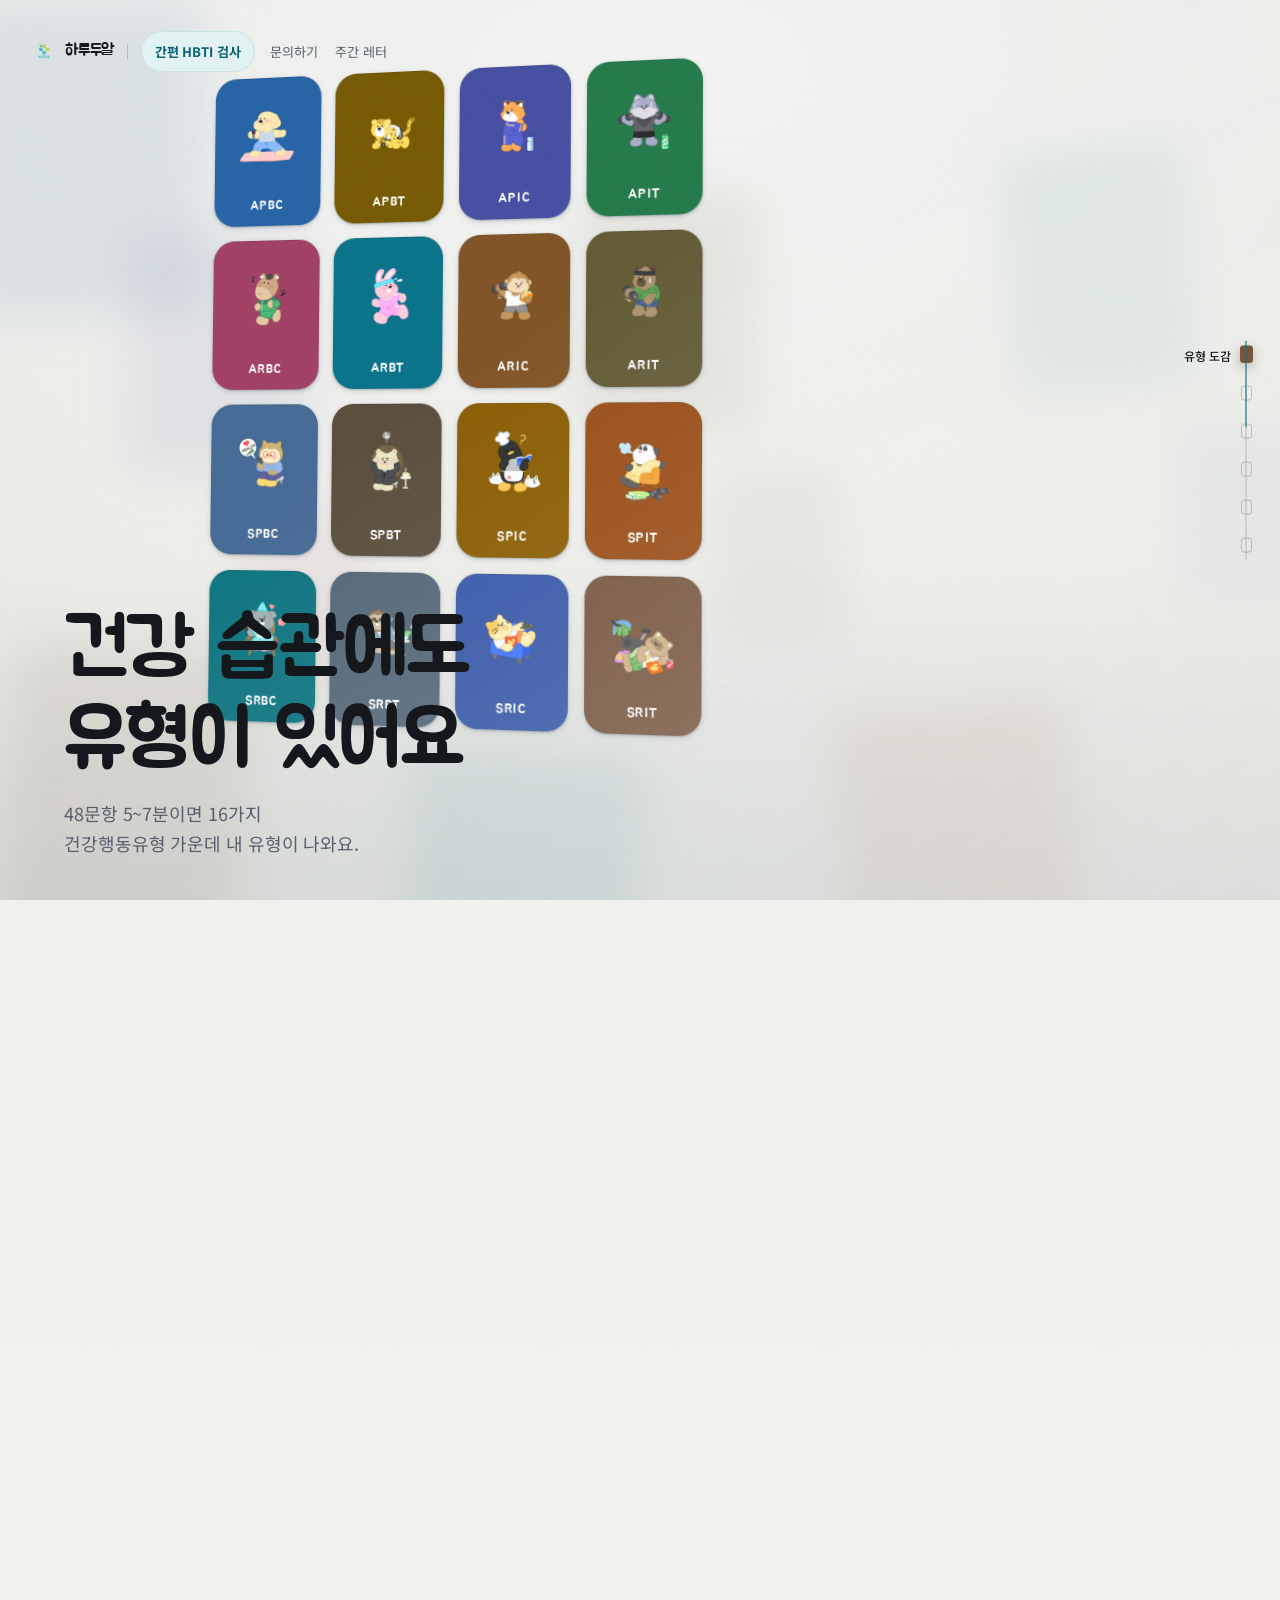
<file: index.html>
<!doctype html>
<html lang="ko">
<head>
<meta charset="utf-8">
<meta name="viewport" content="width=device-width, initial-scale=1, viewport-fit=cover">
<title>하루두알 · 건강행동유형 도감</title>
<meta name="description" content="48문항 5~7분이면 16가지 건강행동유형 중 내 유형이 나와요. 스크롤로 도감을 지나 내 카드 한 장까지.">
<link rel="icon" href="data:image/svg+xml,<svg xmlns='http://www.w3.org/2000/svg' viewBox='0 0 32 32'><rect width='32' height='32' rx='9' fill='%230E7490'/><circle cx='12' cy='16' r='4' fill='%23F2F2EF'/><circle cx='21' cy='16' r='4' fill='%23F2F2EF'/></svg>">
<link rel="preconnect" href="https://fonts.googleapis.com">
<link rel="preconnect" href="https://fonts.gstatic.com" crossorigin>
<link href="https://fonts.googleapis.com/css2?family=Jua&family=Noto+Sans+KR:wght@400;500;700&display=swap" rel="stylesheet">
<link rel="stylesheet" href="scrollcraft.css">
<style>
/* ─────────────────────────────────────────────────────────────────────────
   하루두알 도감 — 토큰
   앱이 이미 쓰는 색을 그대로 가져온다 (src/theme.ts, hbtiVisualThemes.ts).
   ──────────────────────────────────────────────────────────────────────── */
:root {
  --sc-canvas:     #F2F2EF;
  --sc-surface:    #FFFFFF;
  --sc-ink:        #14181C;
  --sc-ink-soft:   #55606C;
  --sc-accent:     #0E7490;   /* brandAccent */
  --sc-accent-ink: #FFFFFF;
  --cta:           #127E98;   /* ctaPrimary — 흰 텍스트 AA 확보된 값 */

  --sc-font-display: "Jua", "Apple SD Gothic Neo", "Malgun Gothic", system-ui, sans-serif;
  --sc-font-text:    "Noto Sans KR", "Apple SD Gothic Neo", "Malgun Gothic", system-ui, sans-serif;

  --sc-shadow-color: 205 30% 24%;
  --sc-r-sm: 8px; --sc-r-md: 14px; --sc-r-lg: 22px;

  /* 4차원 축 색 (theme.ts) */
  --ax-as: #0E7490; --ax-pr: #C2410C; --ax-bi: #15803D; --ax-ct: #BE185D;

  /* 카메라 — JS가 매 프레임 다시 쓴다 */
  --h-t: 0;
  --h-l0: 0; --h-l1: 0; --h-l2: 0; --h-l3: 0; --h-l4: 0; --h-l5: 0;
  --h-rifle: 0;      /* 시그니처: 손으로 민 거리, 카드 폭 단위 */
  --focus-x: 0px; --focus-y: 0px;

  --cw: clamp(88px, 8.9vw, 128px);
  --gap: clamp(9px, 1.2vw, 18px);
}

body { background: var(--sc-canvas); color: var(--sc-ink); }
/* 한글은 어절 단위로만 끊는다. 기본값은 음절 아무 데서나 끊어 "좋아하지/만" 이 된다. */
html { word-break: keep-all; overflow-wrap: break-word; }
::selection { background: color-mix(in oklab, var(--sc-accent) 26%, transparent); }

/* ── 방 ─────────────────────────────────────────────────────────────────
   하나의 세계라 바닥색은 구간마다 바뀌지 않는다. 트랙 전체에 걸쳐
   한 번만 천천히 이동한다 (--h-t). */
.room { position: absolute; inset: 0; }
.room__base {
  position: absolute; inset: 0;
  background:
    radial-gradient(120% 88% at 50% 8%, #FFFFFF 0%, #F4F4F1 46%, #E8E9E4 100%);
}
.room__wash {
  position: absolute; inset: 0;
  opacity: var(--h-t);
  background:
    radial-gradient(110% 82% at 50% 96%, #E7EEF0 0%, #EDEDE8 52%, #E2E5E2 100%);
}
/* 보관고: 16장 중 열 장이 아주 흐리게, 아주 천천히 떠다닌다.
   손을 움직이면 깊이가 따라 밀린다(가까운 것이 더 많이). */
.room__deep { position: absolute; inset: -10%; overflow: hidden; }
.deep-card {
  position: absolute; width: var(--w); aspect-ratio: 3 / 4;
  border-radius: 16px; background: var(--c);
  opacity: 0.085; filter: blur(22px);
  will-change: transform;
}
/* 포인터를 따라오는 빛. 고른 유형의 색을 띤다. */
.room__light {
  position: absolute; left: 0; top: 0;
  width: 58vmax; height: 58vmax; margin: -29vmax 0 0 -29vmax;
  pointer-events: none; will-change: transform;
  background: radial-gradient(circle,
    color-mix(in oklab, var(--pc, #0E7490) 17%, transparent) 0%,
    color-mix(in oklab, var(--pc, #0E7490) 6%, transparent) 34%,
    transparent 62%);
  opacity: 0; transition: opacity 700ms var(--sc-ease-out);
}
.room.is-lit .room__light { opacity: 1; }

.room__floor {
  position: absolute; inset: 62% 0 0 0;
  background: linear-gradient(to bottom, transparent, color-mix(in oklab, #1F2A33 9%, transparent));
}

/* ── 도감의 벽 ──────────────────────────────────────────────────────────── */
.scene { position: absolute; inset: 0; display: grid; place-items: center; perspective: 1200px; }
.wall { transform-style: preserve-3d; will-change: transform; }
/* 스크롤이 멈춰도 벽은 아주 느리게 숨을 쉰다. 정지 화면이 없으면 휠의 계단도 덜 보인다. */
.wall__breath { transform-style: preserve-3d; will-change: transform; }
.wall__grid {
  display: grid; grid-template-columns: repeat(4, var(--cw));
  gap: var(--gap); margin: 0; padding: 0; list-style: none;
  transform-style: preserve-3d;
}

.card {
  --lift: 0;
  position: relative; aspect-ratio: 3 / 4;
  transform-style: preserve-3d;
  transform:
    translate3d(0, 0, calc(var(--lift) * 74px));
  transition: transform 520ms var(--sc-ease-out);
}
.card__face {
  position: absolute; inset: 0;
  display: block; width: 100%; height: 100%;
  border: 0; padding: 0; cursor: pointer;
  border-radius: var(--sc-r-lg);
  background: var(--c);
  box-shadow: var(--sc-e1), var(--sc-edge);
  overflow: hidden;
  text-align: left;
  transition: box-shadow 220ms var(--sc-ease-out), filter 320ms var(--sc-ease-out);
}
.card__face:focus-visible { outline: 3px solid var(--sc-ink); outline-offset: 3px; }
.card__img {
  position: absolute; inset: 4% 4% 22% 4%;
  width: 92%; height: 74%; object-fit: contain;
}
.card__code {
  position: absolute; left: 0; right: 0; bottom: 6%;
  text-align: center;
  font-family: var(--sc-font-display);
  font-size: clamp(0.62rem, 1.05vw, 0.95rem);
  letter-spacing: 0.06em;
  color: #FFFFFF;
}
.card__line {
  position: absolute; inset: auto 6% 6% 6%;
  opacity: 0; pointer-events: none;
  font-size: 0.68rem; line-height: 1.35; color: #FFFFFF;
}
/* 뒤적일 때 손 밑으로 들리는 한 장 */
.card.is-lifted { --lift: 1; z-index: 3; }
.card.is-lifted .card__face { box-shadow: var(--sc-e3); }
.card.is-out .card__face { filter: saturate(0.16) brightness(1.12); }

/* 벽 위에 뜨는 이름표 — 들린 카드의 문구를 읽는 자리 */
.readout {
  position: absolute; left: 50%; bottom: clamp(4rem, 12vh, 9rem);
  translate: -50% 0;
  display: flex; align-items: center; gap: var(--sc-3);
  padding: var(--sc-2) var(--sc-4);
  border-radius: var(--sc-r-pill);
  background: color-mix(in oklab, var(--sc-surface) 92%, transparent);
  box-shadow: var(--sc-e2);
  opacity: 0; transition: opacity 240ms var(--sc-ease-out);
  max-width: min(30rem, 84vw);
  margin: 0;
}
.readout.is-on { opacity: 1; }
.readout__code {
  font-family: var(--sc-font-display); font-size: 0.95rem;
  color: var(--rc, var(--sc-accent)); letter-spacing: 0.04em;
}
.readout__line { font-size: 0.9rem; color: var(--sc-ink); }

.hint {
  position: absolute; left: 50%; translate: -50% 0; bottom: clamp(1.6rem, 5vh, 3.2rem);
  font-size: 0.8rem; color: var(--sc-ink-soft); margin: 0;
  opacity: calc(1 - var(--h-l0) * 2.6);
  transition: opacity 300ms var(--sc-ease-out);
}
.hint.is-used { opacity: 0; }

/* ── 3막: 축이 정해지는 자리 ─────────────────────────────────────────────── */
.axes {
  position: absolute; left: 50%; top: clamp(1.6rem, 7vh, 4.5rem); translate: -50% 0;
  display: flex; gap: var(--sc-2); flex-wrap: wrap; justify-content: center;
  width: min(46rem, 88vw);
}
.axis {
  display: flex; align-items: baseline; gap: 0.4rem; margin: 0;
  padding: 0.35rem 0.8rem; border-radius: var(--sc-r-pill);
  background: var(--sc-surface); box-shadow: var(--sc-e1);
  font-size: 0.84rem; color: var(--sc-ink-soft);
  opacity: 0; transform: translateY(6px);
  transition: opacity 320ms var(--sc-ease-out), transform 320ms var(--sc-ease-out);
}
.axis.is-on { opacity: 1; transform: none; }
.axis b { font-family: var(--sc-font-display); font-size: 0.95rem; color: var(--ac); }
.count {
  position: absolute; left: 50%; translate: -50% 0; bottom: clamp(3.4rem, 11vh, 7rem);
  font-family: var(--sc-font-display); font-size: clamp(1.25rem, 2.6vw, 2rem);
  color: var(--sc-ink); font-variant-numeric: tabular-nums; margin: 0;
  opacity: 0; transition: opacity 300ms var(--sc-ease-out);
}
.count.is-on { opacity: 1; }
.count span { color: var(--sc-accent); }

/* ── 4막: 내 카드 (피크) ────────────────────────────────────────────────── */
.pool {
  position: absolute; left: 50%; top: 50%; translate: -50% -50%;
  width: min(46vw, 620px); aspect-ratio: 1; pointer-events: none;
  background: radial-gradient(circle,
    color-mix(in oklab, var(--pc, #76543D) 20%, transparent) 0%,
    color-mix(in oklab, var(--pc, #76543D) 7%, transparent) 38%,
    transparent 66%);
  opacity: clamp(0, min(calc((var(--h-l3) - 0.08) * 2.4), calc((1.04 - var(--h-l3)) * 9)), 1);
}
.peak { position: relative; display: grid; place-items: center; transform-style: preserve-3d; }
.peak__card {
  position: relative; width: calc(var(--cw) * 2.133); aspect-ratio: 3 / 4;
  border-radius: var(--sc-r-lg); background: var(--pc, #76543D);
  box-shadow: var(--sc-e3), var(--sc-edge); overflow: hidden;
}
.peak__img { position: absolute; inset: 4% 4% 20% 4%; width: 92%; height: 76%; object-fit: contain; }
.peak__code {
  position: absolute; left: 0; right: 0; bottom: 6%; text-align: center;
  font-family: var(--sc-font-display); color: #fff;
  font-size: clamp(0.62rem, 1.05vw, 0.95rem); letter-spacing: 0.06em;
}
.peak__phrase {
  position: absolute; left: 50%; translate: -50% 0;
  top: calc(50% + clamp(142px, 18vh, 215px));
  max-width: min(38rem, 88vw); text-align: center; margin: 0;
  font-family: var(--sc-font-display); font-size: clamp(1.2rem, 2.7vw, 2.15rem);
  line-height: 1.3; color: var(--sc-ink); text-wrap: balance;
}
/* 다섯 칸은 카드 왼쪽에 세로로 놓인다. 카피는 오른쪽에 있으므로 서로 닿지 않는다. */
.tray {
  position: absolute; left: clamp(1rem, 7vw, 7rem); top: 50%; translate: 0 -50%;
  display: grid; gap: clamp(0.5rem, 1.1vw, 0.9rem);
}
.tray__tile {
  width: clamp(56px, 6.4vw, 92px); aspect-ratio: 1;
  border-radius: var(--sc-r-md); background: var(--sc-surface);
  box-shadow: var(--sc-e1), var(--sc-edge), 0 0 0 1px color-mix(in oklab, var(--sc-ink) 9%, transparent);
  display: grid; place-items: center; padding: 11%;
}
.tray__tile img { width: 100%; height: 100%; object-fit: contain; border-radius: 8px; }
.tray__note {
  position: absolute; left: clamp(1rem, 7vw, 7rem);
  top: calc(50% + clamp(185px, 29vh, 290px));
  max-width: 15rem;
  font-size: 0.78rem; line-height: 1.5; color: var(--sc-ink-soft); margin: 0;
}

/* ── 5막: 28칸 ─────────────────────────────────────────────────────────── */
.track { display: grid; gap: clamp(5px, 0.7vw, 11px); grid-template-columns: repeat(7, 1fr);
  width: min(34rem, 74vw); margin: 0; padding: 0; list-style: none; }
.track__cell {
  aspect-ratio: 1; border-radius: var(--sc-r-sm);
  background: color-mix(in oklab, var(--sc-accent) 82%, white);
  opacity: 0.16;
  transition: opacity 460ms var(--sc-ease-out), transform 460ms var(--sc-ease-out);
  transform: scale(0.94);
}
.track__cell.is-on { transform: none; }
.track__cell.is-on { opacity: 1; }
.props { position: absolute; inset: 0; pointer-events: none; }
.prop {
  position: absolute; width: clamp(46px, 5.2vw, 78px); height: auto;
  border-radius: 16px; box-shadow: 0 0 0 1px color-mix(in oklab, var(--sc-ink) 9%, transparent);
  filter: drop-shadow(0 8px 18px hsl(var(--sc-shadow-color) / 0.28));
  opacity: 0;
}
.prop.is-on { opacity: 1; transition: opacity 420ms var(--sc-ease-out); }
.prop--a { left: 7%; top: 14%; }
.prop--b { left: 47%; top: 7%; }
.prop--c { left: 13%; bottom: 11%; }
.track__mini {
  position: absolute; left: 50%; top: 50%; translate: -50% -50%;
  width: clamp(58px, 6vw, 86px); aspect-ratio: 3/4; border-radius: var(--sc-r-md);
  background: var(--pc, #76543D); box-shadow: var(--sc-e2); overflow: hidden;
}
.track__mini img { position: absolute; inset: 6%; width: 88%; height: 88%; object-fit: contain; }

/* ── 6막: 방의 끝 ──────────────────────────────────────────────────────── */
.plate {
  display: grid; justify-items: center; gap: var(--sc-4);
  padding: clamp(1.6rem, 4vw, 3rem);
  border-radius: var(--sc-r-lg); background: var(--sc-surface);
  box-shadow: var(--sc-e3), var(--sc-edge);
  width: min(31rem, 86vw);
}
.plate__logo { width: 108px; height: auto; }
.cta {
  display: inline-block; padding: 0.95rem 1.9rem; border-radius: var(--sc-r-pill);
  background: var(--cta); color: #FFFFFF; text-decoration: none;
  font-family: var(--sc-font-display); font-size: 1.05rem; white-space: nowrap;
  box-shadow: var(--sc-e2);
  transition: transform 140ms var(--sc-ease-out), background-color 140ms var(--sc-ease-out);
}
@media (hover: hover) and (pointer: fine) { .cta:hover { background: #0E6E86; transform: translateY(-2px); } }
.cta:active { transform: translateY(1px); }
.cta:focus-visible { outline: 3px solid var(--sc-ink); outline-offset: 3px; }
.plate__links { margin: calc(var(--sc-3) * -1) 0 0; font-size: 0.86rem; color: var(--sc-ink-soft); }
.plate__links a { color: #0B6076; text-underline-offset: 3px; }
.plate__legal { font-size: 0.72rem; line-height: 1.6; color: var(--sc-ink-soft); text-align: center; margin: 0; }
.plate__legal a { color: #0B6076; text-underline-offset: 3px; }

/* ── 지도 (이 그래머의 내비게이션) ───────────────────────────────────────
   떠 있는 유리 알약이 아니라 도감의 색인이다. 정거장마다 카드와 같은 3:4 칩이
   놓이고, 지나온 만큼 등뼈가 차오르며, 지금 있는 칸은 고른 유형의 색으로 찬다.
   이름은 화면에서 무엇을 보는지로 부른다. */
.map {
  position: fixed; z-index: var(--sc-z-chrome);
  right: clamp(0.85rem, 2.2vw, 2.2rem); top: 50%; translate: 0 -50%;
  display: grid; gap: clamp(0.5rem, 1vh, 0.85rem);
  padding: 0.55rem 0;
}
/* 등뼈: 옅은 선 위에 지나온 만큼만 진하게 찬다 (--h-t = 트랙 진행) */
.map::before, .map::after {
  content: ""; position: absolute; right: 5px; width: 1.5px; border-radius: 1px;
  pointer-events: none;
}
.map::before {
  top: 0.55rem; bottom: 0.55rem;
  background: color-mix(in oklab, var(--sc-ink) 11%, transparent);
}
.map::after {
  top: 0.55rem; height: calc((100% - 1.1rem) * var(--h-t));
  background: color-mix(in oklab, var(--sc-accent) 52%, transparent);
}
.map__stop {
  position: relative;
  display: flex; align-items: center; justify-content: flex-end; gap: 0.6rem;
  border: 0; background: none; cursor: pointer;
  padding: 0.3rem 0; min-height: 26px;
}
.map__label {
  font-size: 0.75rem; white-space: nowrap; color: var(--sc-ink-soft);
  opacity: 0; transform: translateX(5px);
  transition: opacity 240ms var(--sc-ease-out), transform 240ms var(--sc-ease-out);
}
.map__stop[aria-current="true"] .map__label { opacity: 1; transform: none; color: var(--sc-ink); font-weight: 500; }
.map__stop:hover .map__label,
.map__stop:focus-visible .map__label { opacity: 1; transform: none; }
/* 칩은 16장과 같은 3:4 카드 모양이다 */
.map__chip {
  width: 11px; height: 15px; border-radius: 3px; flex: none;
  border: 1.5px solid color-mix(in oklab, var(--sc-ink) 20%, transparent);
  background: transparent;
  transition: background-color 300ms var(--sc-ease-out),
              border-color 300ms var(--sc-ease-out),
              transform 300ms var(--sc-ease-out),
              box-shadow 300ms var(--sc-ease-out);
}
.map__stop.is-passed .map__chip {
  background: color-mix(in oklab, var(--sc-ink) 18%, transparent);
  border-color: transparent;
}
.map__stop[aria-current="true"] .map__chip {
  background: var(--pc, var(--sc-accent));
  border-color: transparent;
  transform: translateY(-1px) scale(1.18);
  box-shadow: 0 3px 9px color-mix(in oklab, var(--pc, var(--sc-accent)) 42%, transparent);
}
.map__stop:focus-visible { outline: 2px solid var(--sc-accent); outline-offset: 4px; border-radius: 6px; }

.mark {
  position: fixed; z-index: var(--sc-z-chrome);
  left: clamp(0.9rem, 2.4vw, 2.4rem); top: clamp(0.9rem, 2.4vw, 2rem);
  display: flex; align-items: center; gap: clamp(0.5rem, 1vw, 0.9rem);
}
.mark__name {
  display: flex; align-items: center; gap: 0.5rem;
  font-family: var(--sc-font-display); font-size: 1rem; color: var(--sc-ink);
}
.mark img { width: 26px; height: auto; }
.mark__rule {
  width: 1px; height: 0.95rem;
  background: color-mix(in oklab, var(--sc-ink) 20%, transparent);
}
.mark a {
  font-size: 0.82rem; color: var(--sc-ink-soft); text-decoration: none;
  padding: 0.45rem 0.15rem; text-underline-offset: 4px;
}
.mark a:hover { color: var(--sc-ink); text-decoration: underline; }
.mark a:focus-visible { outline: 2px solid #0B6076; outline-offset: 3px; border-radius: 4px; }
.mark a.mark__survey {
  color: #0B6076; background: #E2F1F2; border: 1px solid #C8E3E6;
  border-radius: 999px; padding: 0.55rem 0.8rem; font-weight: 700;
  white-space: nowrap;
}
.mark a.mark__survey:hover { background: #D3EAED; text-decoration: none; }
@media (max-width: 480px) {
  .mark { flex-wrap: wrap; max-width: calc(100vw - 1.8rem); }
  .mark__name { flex-basis: 100%; }
  .mark__rule { display: none; }
  .mark a { white-space: nowrap; }
}

/* ── 카피 층 ───────────────────────────────────────────────────────────── */
.sc-world__copy .sc-copy { max-width: min(35rem, 84vw); }
.sc-world__copy .sc-copy--lead,
.sc-world__copy .sc-copy--trail { bottom: clamp(1.8rem, 6.5vh, 4.4rem); }
@media (min-width: 861px) {
  .sc-world__copy .sc-copy--trail { right: calc(var(--sc-gutter) + 5rem); }
}
/* 밝은 방이라 스크림은 모서리에만. 카피가 왼쪽에 앉는 구간에는 왼쪽만,
   오른쪽에 앉는 구간에는 오른쪽만 켜진다. 가운데 벽은 건드리지 않는다. */
.scrim--lead, .scrim--trail { position: absolute; inset: 0; pointer-events: none; }
.scrim--lead {
  opacity: var(--scrim-l, 0);
  background: linear-gradient(to top right,
    color-mix(in oklab, var(--sc-canvas) 94%, transparent) 0%,
    color-mix(in oklab, var(--sc-canvas) 80%, transparent) 24%,
    color-mix(in oklab, var(--sc-canvas) 34%, transparent) 44%,
    transparent 62%);
}
.scrim--trail {
  opacity: var(--scrim-r, 0);
  background: linear-gradient(to top left,
    color-mix(in oklab, var(--sc-canvas) 94%, transparent) 0%,
    color-mix(in oklab, var(--sc-canvas) 80%, transparent) 24%,
    color-mix(in oklab, var(--sc-canvas) 34%, transparent) 44%,
    transparent 62%);
}
.copy h1, .copy h2 {
  font-family: var(--sc-font-display); font-weight: 400;
  font-size: var(--sc-t-2xl); line-height: 1.14; letter-spacing: var(--sc-track-snug);
  margin: 0 0 var(--sc-3); text-wrap: balance; color: var(--sc-ink);
}
.copy h1 { font-size: var(--sc-t-3xl); }
.copy p { margin: 0; font-size: var(--sc-t-base); line-height: 1.66; color: var(--sc-ink-soft);
  max-width: 30ch; text-wrap: pretty; }
.copy--right { text-align: right; }
.copy--right p { margin-left: auto; }

/* ── 카메라 — 움직임 축소가 켜져 있으면 통째로 빠진다 ────────────────────── */
html:not(.h-reduce) .seg--wall1 .wall {
  transform:
    translate3d(calc((0.5 - var(--h-l0)) * 20vw + var(--h-rifle) * (var(--cw) + var(--gap))),
                calc(-7vh + var(--h-l0) * 0.8vh), calc(-140px + var(--h-l0) * 120px))
    rotateY(calc((0.5 - var(--h-l0)) * 11deg)) rotateX(1.5deg);
}
html:not(.h-reduce) .seg--wall2 .wall {
  transform:
    translate3d(calc(-10vw + var(--h-l1) * 4vw + var(--h-rifle) * (var(--cw) + var(--gap))),
                calc(-6.2vh - var(--h-l1) * 0.8vh), calc(-20px - var(--h-l1) * 260px))
    rotateY(calc(-5.5deg + var(--h-l1) * 3.5deg)) rotateX(calc(1.5deg + var(--h-l1) * 3deg));
}
html:not(.h-reduce) .seg--wall3 .wall {
  transform:
    translate3d(calc(-6vw + var(--h-l2) * 6vw + var(--focus-x) * var(--h-l2) + var(--h-rifle) * (var(--cw) + var(--gap)) * (1 - var(--h-l2))),
                calc(-7vh + var(--h-l2) * 7vh + var(--focus-y) * var(--h-l2)), calc(-280px + var(--h-l2) * 580px))
    rotateY(calc(-2deg + var(--h-l2) * 2deg)) rotateX(calc(4.5deg - var(--h-l2) * 4.5deg));
}
/* 2막: 같은 벽이 흩어진다. 카드마다 무게가 달라서 흩어지는 양도 다르다. */
html:not(.h-reduce) .seg--wall2 .card {
  transform:
    translate3d(calc(var(--sx) * var(--h-l1) * 1.2px), calc(var(--sy) * var(--h-l1) * 1.2px), calc(var(--sz) * var(--h-l1) * 1px))
    rotate(calc(var(--sr) * var(--h-l1) * 1deg));
}
html:not(.h-reduce) .seg--peak .peak {
  transform: translate3d(0, calc(var(--h-l3) * -4vh), 0)
             scale(calc(0.625 + var(--h-l3) * 0.375))
             rotateY(calc(var(--h-l3) * -6deg));
}
html:not(.h-reduce) .seg--track .track {
  transform: translate3d(-6vw, calc(4vh - var(--h-l4) * 5vh), 0) rotateX(calc(9deg - var(--h-l4) * 9deg));
}
html:not(.h-reduce) .seg--track .track__mini {
  transform: translate3d(calc(var(--h-l4) * -34vw), calc(var(--h-l4) * 4vh), 0)
             scale(calc(3.17 - var(--h-l4) * 2.17));
}
.seg--track .track { opacity: clamp(0, calc((var(--h-l4) - 0.04) * 5), 1); }
html:not(.h-reduce) .seg--close .plate {
  transform: translate3d(0, calc((1 - var(--h-l5)) * 4.5vh), 0);
}

html.h-reduce .room__deep, html.h-reduce .room__light { display: none; }

/* 진행에 따라 켜지는 것들은 움직임 축소에서도 살아 있다 (뜻을 나르는 부분) */
.seg--peak .peak__phrase { opacity: clamp(0, min(calc((var(--h-l3) - 0.42) * 7), calc((1.04 - var(--h-l3)) * 9)), 1); }
.seg--peak .tray__tile   { opacity: clamp(0, min(calc((var(--h-l3) - 0.52 - var(--k) * 0.05) * 11), calc((1.04 - var(--h-l3)) * 9)), 1); }
.seg--peak .tray__note   { opacity: clamp(0, calc((var(--h-l3) - 0.78) * 7), 1); }
.seg--close .plate       { opacity: clamp(0, calc(var(--h-l5) * 7), 1); }

@media (max-width: 860px) {
  :root { --cw: clamp(60px, 18vw, 96px); --gap: clamp(7px, 2vw, 13px); }
  .copy h1 { font-size: var(--sc-t-2xl); }
  .copy h2 { font-size: var(--sc-t-xl); }
  .map { top: auto; bottom: 0.85rem; right: 50%; translate: 50% 0;
         grid-auto-flow: column; align-items: center; gap: 0.55rem; padding: 0; }
  .map::before, .map::after { display: none; }
  .map__stop { padding: 0.65rem 0.4rem; }   /* 손가락이 닿는 크기 */
  .map__label {
    position: absolute; bottom: calc(100% - 0.2rem); left: 50%; translate: -50% 0;
    transform: none; font-size: 0.7rem;
  }
  .map__stop[aria-current="true"] .map__label { transform: none; }
  .mark { gap: 0.45rem; }
  .mark__name { font-size: 0.92rem; }
  .mark a { font-size: 0.78rem; }
  .readout { bottom: 5.2rem; }
  .track { width: 82vw; }
  .plate__logo { width: 84px; }
}
</style>
</head>
<body>

<div class="sc-grain" aria-hidden="true"></div>

<div class="mark">
  <span class="mark__name"><img src="assets/obj/logo.webp" alt="" width="26" height="26" decoding="async">하루두알</span>
  <span class="mark__rule" aria-hidden="true"></span>
  <a class="mark__survey" href="survey.html">간편 HBTI 검사</a>
  <a href="contact.html">문의하기</a>
  <a href="newsletter.html">주간 레터</a>
</div>

<nav class="map" aria-label="도감 안의 위치">
  <button class="map__stop" type="button" data-stop="0"><span class="map__label">유형 도감</span><span class="map__chip" aria-hidden="true"></span></button>
  <button class="map__stop" type="button" data-stop="1"><span class="map__label">뭐부터?</span><span class="map__chip" aria-hidden="true"></span></button>
  <button class="map__stop" type="button" data-stop="2"><span class="map__label">네 가지 축</span><span class="map__chip" aria-hidden="true"></span></button>
  <button class="map__stop" type="button" data-stop="3"><span class="map__label">내 유형</span><span class="map__chip" aria-hidden="true"></span></button>
  <button class="map__stop" type="button" data-stop="4"><span class="map__label">4주 기록</span><span class="map__chip" aria-hidden="true"></span></button>
  <button class="map__stop" type="button" data-stop="5"><span class="map__label">시작하기</span><span class="map__chip" aria-hidden="true"></span></button>
</nav>

<main data-sc-mode="worldflight" data-sc-seam="0.3" data-sc-lerp="0.12">

  <div data-sc-world>

    <!-- 방은 하나뿐이다. 레그마다 각자 불투명한 바닥을 들고 있으면 이음매마다
         새 레그의 빈 방이 앞 장면을 덮어 화면이 통째로 허옇게 난다. -->
    <div class="room" aria-hidden="true">
      <div class="room__base"></div>
      <div class="room__deep" data-deep></div>
      <div class="room__wash"></div>
      <div class="room__light" data-light></div>
      <div class="room__floor"></div>
    </div>

    <!-- 1 · 도감의 벽 · 호기심 -->
    <div data-sc-segment data-sc-w="1.9" data-sc-waypoint="유형 도감" class="seg--wall1">
      <i data-sc-poster aria-hidden="true"></i>
      <div class="scene">
        <div class="wall">
          <ol class="wall__grid" id="wall-live" aria-label="건강행동유형 16가지"></ol>
        </div>
        <p class="readout" id="readout" aria-live="polite">
          <b class="readout__code"></b><span class="readout__line"></span>
        </p>
        <p class="hint" id="hint">좌우로 밀면 도감이 넘어가요</p>
      </div>
    </div>

    <!-- 2 · 흩어짐 · 답답함 -->
    <div data-sc-segment data-sc-w="1.6" data-sc-waypoint="뭐부터?" class="seg--wall2">
      <i data-sc-poster aria-hidden="true"></i>
      <div class="scene" aria-hidden="true"><div class="wall"><ol class="wall__grid" data-clone></ol></div></div>
    </div>

    <!-- 3 · 좁혀짐 · 집중 -->
    <div data-sc-segment data-sc-w="1.5" data-sc-waypoint="네 가지 축" class="seg--wall3">
      <i data-sc-poster aria-hidden="true"></i>
      <div class="scene">
        <div class="wall" aria-hidden="true"><ol class="wall__grid" data-clone></ol></div>
        <div class="axes" id="axes">
          <p class="axis" style="--ac: var(--ax-as)"><b>A</b> 에너지 수준</p>
          <p class="axis" style="--ac: var(--ax-pr)"><b>R</b> 건강관리 방식</p>
          <p class="axis" style="--ac: var(--ax-bi)"><b>I</b> 영양 패턴</p>
          <p class="axis" style="--ac: var(--ax-ct)"><b>T</b> 스트레스 대응</p>
        </div>
        <p class="count" id="count">남은 유형 <span>16</span></p>
      </div>
    </div>

    <!-- 4 · 내 카드 · 발견 (피크) -->
    <div data-sc-segment data-sc-w="3.3" data-sc-linger="0.18" data-sc-waypoint="내 유형" class="seg--peak">
      <i data-sc-poster aria-hidden="true"></i>
      <div class="scene">
        <div class="pool" aria-hidden="true"></div>
        <div class="peak">
          <div class="peak__card" id="peak-card">
            <img class="peak__img" id="peak-img" src="assets/types/SRIT.webp" alt="" width="560" height="560" decoding="async">
            <span class="peak__code" id="peak-code">SRIT</span>
          </div>
        </div>
        <p class="peak__phrase" id="peak-phrase">에너지 충전이 필요한, 섬세한 감성파</p>
        <div class="tray" aria-hidden="true">
          <div class="tray__tile" style="--k:0"><img src="assets/obj/n-magnesium.webp" alt="" width="256" height="256" decoding="async"></div>
          <div class="tray__tile" style="--k:1"><img src="assets/obj/n-b-complex.webp" alt="" width="256" height="256" decoding="async"></div>
          <div class="tray__tile" style="--k:2"><img src="assets/obj/n-l-theanine.webp" alt="" width="256" height="256" decoding="async"></div>
          <div class="tray__tile" style="--k:3"><img src="assets/obj/n-omega3.webp" alt="" width="256" height="256" decoding="async"></div>
          <div class="tray__tile" style="--k:4"><img src="assets/obj/n-vitamin-c.webp" alt="" width="256" height="256" decoding="async"></div>
        </div>
        <p class="tray__note">예시로 놓아둔 다섯 칸이에요. 실제 항목은 설문 결과에 따라 달라져요.</p>
      </div>
    </div>

    <!-- 5 · 28칸 · 안심 -->
    <div data-sc-segment data-sc-w="2.1" data-sc-waypoint="4주 기록" class="seg--track">
      <i data-sc-poster aria-hidden="true"></i>
      <div class="scene">
        <div class="props" aria-hidden="true">
          <img class="prop prop--a" src="assets/obj/i-daily-mission.webp" alt="" width="256" height="256" decoding="async">
          <img class="prop prop--b" src="assets/obj/i-sleep.webp" alt="" width="256" height="256" decoding="async">
          <img class="prop prop--c" src="assets/obj/i-medication.webp" alt="" width="256" height="256" decoding="async">
        </div>
        <ol class="track" id="track" aria-label="4주 프로젝트 28일"></ol>
        <div class="track__mini" id="mini" aria-hidden="true"><img src="assets/types/SRIT.webp" alt="" width="560" height="560" decoding="async"></div>
      </div>
    </div>

    <!-- 6 · 방의 끝 · 결심 -->
    <div data-sc-segment data-sc-w="1.8" data-sc-waypoint="시작하기" class="seg--close">
      <i data-sc-poster aria-hidden="true"></i>
      <div class="scene">
        <div class="plate">
          <img class="plate__logo" src="assets/obj/logo.webp" alt="하루두알" width="108" height="108" decoding="async">
          <a class="cta" href="survey.html" id="cta">12문항으로 가볍게 시작하기</a>
          <p class="plate__links">
            <a href="contact.html">문의하기</a> · <a href="newsletter.html">주간 레터</a>
          </p>
          <p class="plate__legal">
            HBTI는 하루두알이 만든 건강행동유형 지표예요. 성격 유형 검사가 아니에요.<br>
            하루두알은 의료기기가 아니고, 질병의 진단이나 치료를 목적으로 하지 않아요.
            건강 상태에 대한 판단이 필요하면 의료진과 상담해 주세요.<br>
            주식회사 하루두알 · 대표 이승원 · 사업자등록번호 326-86-03655 ·
            통신판매업 제2026-화성동탄-2414호 · 경기도 화성시 동탄구 메타폴리스로 42, 9층 902-S12호 ·
            031-299-6163 · <a href="mailto:support@harudooal.com">support@harudooal.com</a> ·
            <a href="https://api.harudooal.com/privacy/">개인정보처리방침</a>
          </p>
        </div>
      </div>
    </div>

  </div><!-- /world -->

  <div data-sc-world-copy>
    <div class="sc-world__scrim scrim--lead" aria-hidden="true"></div>
    <div class="sc-world__scrim scrim--trail" aria-hidden="true"></div>

    <div class="sc-copy sc-copy--lead copy" data-sc-copy data-sc-window="hero">
      <h1>건강 습관에도<br>유형이 있어요</h1>
      <p>48문항 5~7분이면 16가지 건강행동유형 가운데 내 유형이 나와요.</p>
    </div>

    <div class="sc-copy sc-copy--lead copy" data-sc-copy data-sc-window="0.175 0.280">
      <h2>정보는 늘었는데,<br>순서는 아무도 안 알려줘요</h2>
      <p>검진 수치, 걸음과 수면 기록, 사둔 영양제. 무엇부터 손대야 하는지가 늘 빠져 있어요.</p>
    </div>

    <div class="sc-copy sc-copy--trail copy copy--right" data-sc-copy data-sc-window="0.300 0.375">
      <h2>네 가지 축이 정해지면<br>열여섯이 하나가 돼요</h2>
      <p>에너지 수준, 건강관리 방식, 영양 패턴, 스트레스 대응. 설문 한 번이면 충분해요.</p>
    </div>

    <div class="sc-copy sc-copy--trail copy copy--right" data-sc-copy data-sc-window="0.445 0.550">
      <h2>열여섯 중 한 장,<br>당신의 카드예요</h2>
    </div>

    <div class="sc-copy sc-copy--trail copy copy--right" data-sc-copy data-sc-window="0.575 0.668">
      <p>리포트에는 유형 설명과 함께, 챙겨볼 만한 영양소 다섯 가지가 우선순위로 담겨요.</p>
    </div>

    <div class="sc-copy sc-copy--trail copy copy--right" data-sc-copy data-sc-window="0.700 0.845">
      <h2>28칸이 차는 동안<br>변화가 기록돼요</h2>
      <p>4주 프로젝트는 하루 한 칸이에요. 복용 체크와 수면·활동 기록이 쌓이면, 재측정에서 무엇이 달라졌는지 볼 수 있어요.</p>
    </div>

    <div class="sc-copy sc-copy--lead copy" data-sc-copy data-sc-window="finale">
      <h2>그럼, 첫 칸부터<br>채워볼까요</h2>
    </div>
  </div>

  <div data-sc-spacer aria-hidden="true"></div>
</main>

<script src="scrollcraft.js"></script>
<script>
(function () {
  'use strict';

  /* 앱의 실제 데이터. src/constants/hbtiCatchphrases.ts, hbtiVisualThemes.ts */
  var TYPES = [
    ['APBC', '#2563A6', '활발하고 균형 잡힌, 침착한 건강 리더'],
    ['APBT', '#765900', '에너지 넘치는 도전가, 긴장을 원동력으로 바꾸는 사람'],
    ['APIC', '#454EA1', '적극적이지만 영양은 아직, 차분히 개선해 나가는 사람'],
    ['APIT', '#237A4A', '열정 가득한 행동파, 균형 관리가 다음 과제'],
    ['ARBC', '#A13F64', '활동적이면서 느긋한, 균형 잡힌 자연주의자'],
    ['ARBT', '#08738A', '움직이는 것은 좋아하지만, 건강은 감에 맡기는 타입'],
    ['ARIC', '#805325', '에너지는 높지만, 식습관 점검이 필요한 사람'],
    ['ARIT', '#625A34', '끊임없이 움직이는 에너자이저, 루틴이 필요한 순간'],
    ['SPBC', '#456A96', '조용하지만 철저한, 균형의 달인'],
    ['SPBT', '#5A4D3C', '계획적인 안정주의자, 가끔 긴장을 푸는 연습이 필요해요'],
    ['SPIC', '#8A5C00', '꼼꼼한 관리자인데, 영양 밸런스를 놓치기 쉬운 타입'],
    ['SPIT', '#9A4B14', '신중하지만 예민한, 마음 관리가 건강의 열쇠'],
    ['SRBC', '#0B7480', '느긋한 안정파, 균형 잡힌 식습관이 장점'],
    ['SRBT', '#536677', '편안함을 추구하지만, 스트레스에 민감한 쉼표형'],
    ['SRIC', '#3557A8', '조용히 쉬는 것을 좋아하지만, 영양 관리가 숙제'],
    ['SRIT', '#76543D', '에너지 충전이 필요한, 섬세한 감성파']
  ];
  var WEIGHTS = [1.9, 1.6, 1.5, 3.3, 2.1, 1.8];
  var TOTAL = WEIGHTS.reduce(function (a, b) { return a + b; }, 0);
  /* 각 레그가 시작하는 트랙 위치. 무게를 바꾸면 여기가 따라 움직인다. */
  var STARTS = WEIGHTS.reduce(function (acc, w) { acc.push(acc[acc.length - 1] + w); return acc; }, [0]);
  var C3 = STARTS[2], C5 = STARTS[4];

  var docEl = document.documentElement;
  var reduce = matchMedia('(prefers-reduced-motion: reduce)').matches;
  if (reduce) docEl.classList.add('h-reduce');

  function el(tag, cls) { var n = document.createElement(tag); if (cls) n.className = cls; return n; }

  /* ---------------------------------------------------------------- 벽 짓기 */
  var live = document.getElementById('wall-live');
  TYPES.forEach(function (t, i) {
    var li = el('li', 'card');
    /* 흩어질 때의 무게. 카드마다 다르되 매번 같도록 index에서 뽑는다. */
    var a = Math.sin(i * 12.9898) * 43758.5453; a -= Math.floor(a);
    var b = Math.sin(i * 78.233) * 12543.1234;  b -= Math.floor(b);
    li.style.setProperty('--sx', (a * 220 - 110).toFixed(1));
    li.style.setProperty('--sy', (b * 150 - 75).toFixed(1));
    li.style.setProperty('--sz', (a * 120 - 40).toFixed(1));
    li.style.setProperty('--sr', (b * 26 - 13).toFixed(1));
    li.style.setProperty('--c', t[1]);

    var btn = el('button', 'card__face');
    btn.type = 'button'; btn.tabIndex = i === 0 ? 0 : -1;
    btn.dataset.i = String(i);
    btn.setAttribute('aria-label', t[0] + '. ' + t[2]);

    var img = el('img', 'card__img');
    img.src = 'assets/types/' + t[0] + '.webp';
    img.alt = ''; img.width = 560; img.height = 560; img.decoding = 'async';

    var code = el('span', 'card__code'); code.textContent = t[0];
    var line = el('span', 'card__line'); line.textContent = t[2];

    btn.appendChild(img); btn.appendChild(code); btn.appendChild(line);
    li.appendChild(btn); live.appendChild(li);
  });

  /* 2막·3막의 벽은 같은 물건을 다른 자리에서 본 것이다. 내용은 하나만 쓴다. */
  Array.prototype.forEach.call(document.querySelectorAll('[data-clone]'), function (holder) {
    var copy = live.cloneNode(true);
    copy.removeAttribute('id'); copy.removeAttribute('aria-label');
    copy.removeAttribute('data-clone');
    Array.prototype.forEach.call(copy.querySelectorAll('.card__face'), function (btn) {
      var span = el('span', 'card__face');
      span.style.pointerEvents = 'none';
      while (btn.firstChild) span.appendChild(btn.firstChild);
      btn.parentNode.replaceChild(span, btn);
    });
    holder.parentNode.replaceChild(copy, holder);
  });
  var walls = document.querySelectorAll('.wall__grid');
  var wall3 = walls[walls.length - 1];

  /* 숨 껍데기: 격자를 감싸기만 하고, 여기에만 매 프레임 transform 을 쓴다. */
  var breaths = [];
  Array.prototype.forEach.call(walls, function (g) {
    var b = el('div', 'wall__breath');
    g.parentNode.insertBefore(b, g);
    b.appendChild(g);
    breaths.push(b);
  });

  /* 28칸 */
  var track = document.getElementById('track');
  for (var d = 0; d < 28; d++) {
    var cell = el('li', 'track__cell');
    cell.style.setProperty('--k', String(d));
    track.appendChild(cell);
  }
  var cells = track.children;

  /* 방 뒤 보관고. 각자 다른 속도와 위상으로 떠다녀서 같은 리듬이 겹치지 않는다. */
  var deepHost = document.querySelector('[data-deep]');
  var deep = [];
  [0, 2, 4, 5, 7, 9, 11, 12, 14, 15].forEach(function (n, i) {
    var d = el('div', 'deep-card');
    d.style.setProperty('--c', TYPES[n][1]);
    var far = (i % 3) / 2;                       /* 0 = 가까움, 1 = 멀리 */
    d.style.setProperty('--w', (26 - far * 12).toFixed(1) + 'vmin');
    d.style.left = (6 + (i * 9.7) % 84).toFixed(1) + '%';
    d.style.top = (8 + (i * 23.3) % 74).toFixed(1) + '%';
    d.style.opacity = (0.15 - far * 0.055).toFixed(3);
    deep.push({
      el: d, far: far,
      ax: 14 + far * 10, ay: 10 + far * 8,       /* 떠다니는 폭 */
      sx: 0.07 + i * 0.006, sy: 0.05 + i * 0.005,
      px: i * 1.7, py: i * 2.3,
      rot: (i % 2 ? 1 : -1) * (3 + i * 0.4),
      par: 26 - far * 18                          /* 손을 따라 밀리는 정도 */
    });
    deepHost.appendChild(d);
  });
  var lightEl = document.querySelector('[data-light]');
  var room = document.querySelector('.room');

  /* --------------------------------------------------- 시그니처: 도감 뒤적이기
     스크롤은 카메라를 옮기고, 손은 벽을 옮긴다. 두 축이 따로 논다.
     민 거리는 카드 폭 단위로 쌓이고, 손을 떼면 관성으로 굴러가다 격자에
     정확히 맞춰 선다. 손 아래 있는 카드는 앞으로 들리고 제 문구를 읽어 준다.
     그리고 4막에서 벽을 나오는 카드는 그때 손이 닿아 있던 그 카드다. */
  var rifle = 0, vel = 0, dragging = false, lastX = 0, moved = 0, used = false;
  var lifted = -1, chosen = 15;           /* 손이 안 닿으면 SRIT */
  var readout = document.getElementById('readout');
  var rCode = readout.querySelector('.readout__code');
  var rLine = readout.querySelector('.readout__line');
  var hint = document.getElementById('hint');
  var allCards = document.querySelectorAll('.card');

  function lift(i) {
    if (i === lifted) return;
    lifted = i;
    Array.prototype.forEach.call(allCards, function (c, n) {
      c.classList.toggle('is-lifted', (n % 16) === i);
    });
    if (i < 0) { readout.classList.remove('is-on'); return; }
    chosen = i;
    rCode.textContent = TYPES[i][0];
    rCode.style.setProperty('--rc', TYPES[i][1]);
    rLine.textContent = TYPES[i][2];
    readout.classList.add('is-on');
    paintChosen();
  }

  function focusChosen() {
    var card = wall3.children[chosen];
    if (!card) return;
    var dx = (wall3.offsetWidth / 2) - (card.offsetLeft - wall3.offsetLeft + card.offsetWidth / 2);
    var dy = (wall3.offsetHeight / 2) - (card.offsetTop - wall3.offsetTop + card.offsetHeight / 2);
    docEl.style.setProperty('--focus-x', dx.toFixed(1) + 'px');
    docEl.style.setProperty('--focus-y', dy.toFixed(1) + 'px');
  }

  function paintChosen() {
    var t = TYPES[chosen];
    docEl.style.setProperty('--pc', t[1]);
    document.querySelector('.seg--peak').style.setProperty('--pc', t[1]);
    document.getElementById('peak-card').style.setProperty('--pc', t[1]);
    document.getElementById('peak-img').src = 'assets/types/' + t[0] + '.webp';
    document.getElementById('peak-code').textContent = t[0];
    document.getElementById('peak-phrase').textContent = t[2];
    var mini = document.getElementById('mini');
    mini.style.setProperty('--pc', t[1]);
    mini.querySelector('img').src = 'assets/types/' + t[0] + '.webp';
    Array.prototype.forEach.call(document.querySelectorAll('.axis b'), function (b, n) {
      b.textContent = t[0].charAt(n);
    });
    focusChosen();
  }
  paintChosen();
  addEventListener('resize', focusChosen);

  function markUsed() { if (!used) { used = true; hint.classList.add('is-used'); } }
  function unit() { return allCards[0].getBoundingClientRect().width + 12; }

  function cardUnder(x, y) {
    var hit = document.elementFromPoint(x, y);
    var btn = hit && hit.closest ? hit.closest('.card__face') : null;
    return btn && btn.dataset.i ? +btn.dataset.i : -1;
  }

  var stage = document.querySelector('[data-sc-world]');
  var armed = null;   /* 눌리긴 했지만 아직 끄는 중은 아닌 상태 */

  stage.addEventListener('pointerdown', function (e) {
    if (e.pointerType === 'mouse' && e.button !== 0) return;
    /* 누를 것이 있는 자리(링크·마감 판·지도)에서는 벽을 잡지 않는다.
       포인터 캡처를 여기서 걸면 그 위의 클릭이 통째로 삼켜진다.
       단 카드 자체는 버튼이면서 동시에 끄는 물건이라 예외다. */
    var hit = e.target.closest && e.target.closest('a, button, .plate, .map');
    if (hit && !hit.classList.contains('card__face')) return;
    armed = e.pointerId; lastX = e.clientX; moved = 0; vel = 0;
  });
  stage.addEventListener('pointermove', function (e) {
    if (armed !== null && !dragging) {
      /* 4px 넘게 움직였을 때에만 진짜 드래그로 승격하고, 그때 캡처한다. */
      if (Math.abs(e.clientX - lastX) < 4) return;
      dragging = true;
      try { stage.setPointerCapture(armed); } catch (err) {}
    }
    if (!dragging) { var i = cardUnder(e.clientX, e.clientY); if (i >= 0) lift(i); return; }
    var dx = e.clientX - lastX; lastX = e.clientX; moved += Math.abs(dx);
    rifle += dx / unit(); vel = dx / unit();
    if (moved > 6) markUsed();
  });
  function endDrag(e) {
    if (armed !== null && dragging) {
      try { stage.releasePointerCapture(armed); } catch (err) {}
    }
    var wasDragging = dragging;
    armed = null; dragging = false;
    if (!wasDragging || moved < 6) { var i = cardUnder(e.clientX, e.clientY); if (i >= 0) lift(i); }
  }
  stage.addEventListener('pointerup', endDrag);
  stage.addEventListener('pointercancel', endDrag);
  stage.addEventListener('wheel', function (e) {
    if (Math.abs(e.deltaX) > Math.abs(e.deltaY)) {
      rifle -= e.deltaX / unit(); vel = -e.deltaX / unit(); markUsed();
      e.preventDefault();
    }
  }, { passive: false });

  /* 키보드로도 열여섯 장을 다 읽을 수 있어야 한다 */
  live.addEventListener('keydown', function (e) {
    var step = e.key === 'ArrowRight' ? 1 : e.key === 'ArrowLeft' ? -1
             : e.key === 'ArrowDown' ? 4 : e.key === 'ArrowUp' ? -4 : 0;
    if (!step) return;
    e.preventDefault();
    var next = Math.max(0, Math.min(15, (lifted < 0 ? chosen : lifted) + step));
    var btns = live.querySelectorAll('.card__face');
    Array.prototype.forEach.call(btns, function (b, n) { b.tabIndex = n === next ? 0 : -1; });
    btns[next].focus();
    lift(next); markUsed();
  });
  live.addEventListener('focusin', function (e) {
    var b = e.target.closest ? e.target.closest('.card__face') : null;
    if (b && b.dataset.i) lift(+b.dataset.i);
  });

  /* 손의 위치. 값 자체가 아니라 값을 향해 가는 속도로 움직임이 부드러워진다. */
  var aimX = innerWidth * 0.5, aimY = innerHeight * 0.42;
  var lightX = aimX, lightY = aimY, tiltX = 0, tiltY = 0;
  addEventListener('pointermove', function (e) {
    aimX = e.clientX; aimY = e.clientY;
    if (!reduce) room.classList.add('is-lit');
  }, { passive: true });
  addEventListener('pointerdown', function (e) { aimX = e.clientX; aimY = e.clientY; }, { passive: true });

  /* ------------------------------------------------------------------ 카메라 */
  var root = document.querySelector('[data-sc-mode="worldflight"]');
  var axes = document.querySelectorAll('.axis');
  var countEl = document.getElementById('count');
  var countNum = countEl.querySelector('span');
  var STEPS = [0.16, 0.36, 0.56, 0.76];
  var tSmooth = null, LERP = 0.085;   /* 낮출수록 세계가 손보다 무겁게 따라온다 */
  /* 카피 창과 같은 구간. 왼쪽에 앉는 블록과 오른쪽에 앉는 블록. */
  var LEFT  = [[0, 0.115], [0.175, 0.280], [0.845, 1.01]];
  var RIGHT = [[0.300, 0.375], [0.445, 0.672], [0.700, 0.850]];
  function win(p, ranges) {
    var best = 0;
    for (var i = 0; i < ranges.length; i++) {
      var a = ranges[i][0], b = ranges[i][1], r = (b - a) * 0.28;
      var v = p < a - r || p > b + r ? 0
            : p < a ? (p - (a - r)) / r
            : p > b ? ((b + r) - p) / r : 1;
      if (v > best) best = v;
    }
    return Math.max(0, Math.min(1, best));
  }
  var lastCount = -1, lastSettled = -1;

  var lastT = performance.now();
  function frame(now) {
    now = now || performance.now();
    var dt = Math.min(now - lastT, 50); lastT = now;
    /* 프레임률이 흔들려도 같은 속도로 따라가도록 dt 로 보정한다 */
    var k = 1 - Math.pow(1 - LERP, dt / 16.67);

    /* 배경은 스크롤과 무관하게 늘 조금씩 움직인다. 휠이 멈춘 사이에도 세계가
       살아 있으면, 휠의 계단이 계단으로 읽히지 않는다. */
    if (!reduce) {
      var sec = now / 1000;
      lightX += (aimX - lightX) * k * 0.55;
      lightY += (aimY - lightY) * k * 0.55;
      lightEl.style.transform = 'translate3d(' + lightX.toFixed(1) + 'px,' + lightY.toFixed(1) + 'px,0)';
      tiltX += (((aimX / innerWidth) - 0.5) * 2 - tiltX) * k * 0.5;
      tiltY += (((aimY / innerHeight) - 0.5) * 2 - tiltY) * k * 0.5;
      for (var bi = 0; bi < breaths.length; bi++) {
        breaths[bi].style.transform =
          'translate3d(' + (Math.sin(sec * 0.24) * 3.4).toFixed(2) + 'px,' +
                           (Math.cos(sec * 0.19) * 2.6).toFixed(2) + 'px,0)';
      }
      for (var di = 0; di < deep.length; di++) {
        var d = deep[di];
        var dx = Math.sin(sec * d.sx + d.px) * d.ax + tiltX * d.par;
        var dy = Math.cos(sec * d.sy + d.py) * d.ay + tiltY * d.par * 0.6;
        d.el.style.transform = 'translate3d(' + dx.toFixed(1) + 'px,' + dy.toFixed(1) + 'px,0) rotate(' +
          (Math.sin(sec * d.sx * 0.7 + d.py) * d.rot).toFixed(2) + 'deg)';
      }
    }

    if (!dragging) {
      /* 손을 떼면 굴러가다 격자에 맞춰 선다. 정확히 서는 것이 이 무브의 절반이다. */
      rifle += vel; vel *= 0.9;
      if (Math.abs(vel) < 0.01) {
        vel = 0;
        var rest = Math.round(rifle) - rifle;
        rifle = Math.abs(rest) < 0.002 ? Math.round(rifle) : rifle + rest * 0.2;
      }
    }
    rifle = Math.max(-3, Math.min(3, rifle));
    docEl.style.setProperty('--h-rifle', rifle.toFixed(4));

    var top = root.getBoundingClientRect().top + scrollY;
    var vh = Math.max(innerHeight, 1);
    var tRaw = Math.max(0, Math.min(TOTAL, (scrollY - top) / vh));
    if (tSmooth === null || reduce) tSmooth = tRaw;
    else tSmooth += (tRaw - tSmooth) * k;
    var t = tSmooth;
    docEl.style.setProperty('--h-t', (t / TOTAL).toFixed(4));

    var c = 0;
    for (var i = 0; i < WEIGHTS.length; i++) {
      var local = (t - c) / WEIGHTS[i];
      c += WEIGHTS[i];
      docEl.style.setProperty('--h-l' + i, Math.max(-0.25, Math.min(1.25, local)).toFixed(4));
    }

    /* 3막: 축이 하나씩 정해지고 후보가 꺼진다. 16 → 8 → 4 → 2 → 1 */
    var l2 = Math.max(0, Math.min(1, (t - C3) / WEIGHTS[2]));
    var code = TYPES[chosen][0];
    var settled = 0;
    for (var s = 0; s < 4; s++) if (l2 >= STEPS[s]) settled++;
    if (settled !== lastSettled) {
      for (var a2 = 0; a2 < 4; a2++) axes[a2].classList.toggle('is-on', a2 < settled);
      lastSettled = settled;
    }
    for (var k = 0; k < 16; k++) {
      var out = false;
      for (var ax = 0; ax < settled; ax++) if (TYPES[k][0].charAt(ax) !== code.charAt(ax)) out = true;
      wall3.children[k].classList.toggle('is-out', out);
    }
    var remain = 16 >> settled;
    if (remain !== lastCount) { countNum.textContent = String(remain); lastCount = remain; }
    countEl.classList.toggle('is-on', l2 > 0.08 && l2 < 0.94);

    /* 카피가 앉는 모서리만 눌러 준다. 창(window)과 같은 구간을 쓴다. */
    var pr = t / TOTAL;
    docEl.style.setProperty('--scrim-l', win(pr, LEFT).toFixed(3));
    docEl.style.setProperty('--scrim-r', win(pr, RIGHT).toFixed(3));

    /* 5막: 28칸이 하루 한 칸씩 */
    var l4 = Math.max(0, Math.min(1, (t - C5) / WEIGHTS[4]));
    var filled = Math.round(l4 * 31) - 2;
    for (var m = 0; m < 28; m++) cells[m].classList.toggle('is-on', m <= filled);
    props[0].classList.toggle('is-on', l4 > 0.16);
    props[1].classList.toggle('is-on', l4 > 0.42);
    props[2].classList.toggle('is-on', l4 > 0.66);

    requestAnimationFrame(frame);
  }
  var props = document.querySelectorAll('.prop');

  /* ------------------------------------------------------------------- 지도 */
  var stops = document.querySelectorAll('.map__stop');
  function stopTop(i) {
    var c = 0; for (var n = 0; n < i; n++) c += WEIGHTS[n];
    return (root.getBoundingClientRect().top + scrollY) + c * innerHeight + 6;
  }
  Array.prototype.forEach.call(stops, function (b, i) {
    b.addEventListener('click', function () {
      scrollTo({ top: stopTop(i), behavior: reduce ? 'auto' : 'smooth' });
    });
  });
  function markStops(index) {
    Array.prototype.forEach.call(stops, function (b, i) {
      b.setAttribute('aria-current', String(i === index));
      b.classList.toggle('is-passed', i < index);
    });
  }
  addEventListener('sc:waypoint', function (e) { markStops(e.detail.index); });
  markStops(0);

  /* 스페이서는 mount 때 한 번 재어진다. 폰트가 바뀌면 다시 재게 한다. */
  function relayout() { dispatchEvent(new Event('resize')); }
  addEventListener('load', relayout);
  if (document.fonts && document.fonts.ready) document.fonts.ready.then(relayout);

  ScrollCraft.mount(document.body);
  requestAnimationFrame(frame);
})();
</script>
</body>
</html>
</file>
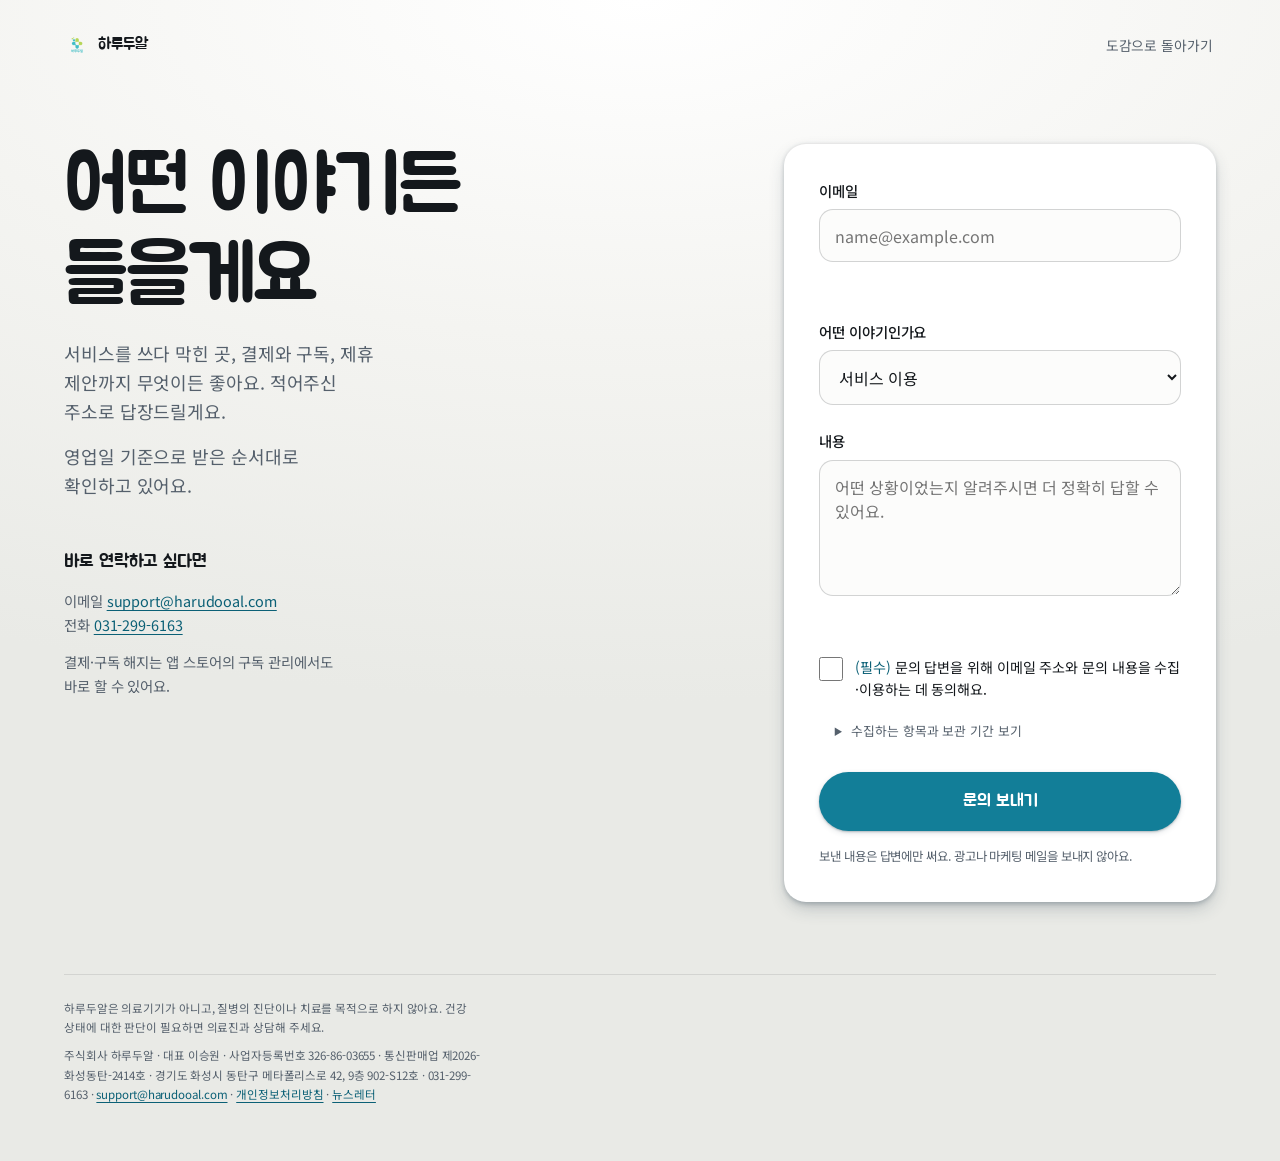
<file: contact.html>
<!doctype html>
<html lang="ko">
<head>
<meta charset="utf-8">
<meta name="viewport" content="width=device-width, initial-scale=1, viewport-fit=cover">
<title>문의하기 · 하루두알</title>
<meta name="description" content="서비스 이용, 결제와 구독, 제휴 문의를 받아요. 적어주신 이메일로 답장드릴게요.">
<link rel="icon" href="data:image/svg+xml,<svg xmlns='http://www.w3.org/2000/svg' viewBox='0 0 32 32'><rect width='32' height='32' rx='9' fill='%230E7490'/><circle cx='12' cy='16' r='4' fill='%23F2F2EF'/><circle cx='21' cy='16' r='4' fill='%23F2F2EF'/></svg>">
<link rel="preconnect" href="https://fonts.googleapis.com">
<link rel="preconnect" href="https://fonts.gstatic.com" crossorigin>
<link href="https://fonts.googleapis.com/css2?family=Jua&family=Noto+Sans+KR:wght@400;500;700&display=swap" rel="stylesheet">
<link rel="stylesheet" href="scrollcraft.css">
<link rel="stylesheet" href="site.css">
</head>
<body>

<header class="bar">
  <a class="bar__mark" href="index.html">
    <img src="assets/obj/logo.webp" alt="" width="26" height="26" decoding="async">하루두알
  </a>
  <a class="bar__back" href="index.html">도감으로 돌아가기</a>
</header>

<main class="wrap">
  <div class="duo">

    <div class="lede">
      <h1>어떤 이야기든<br>들을게요</h1>
      <p>서비스를 쓰다 막힌 곳, 결제와 구독, 제휴 제안까지 무엇이든 좋아요.
         적어주신 주소로 답장드릴게요.</p>
      <p>영업일 기준으로 받은 순서대로 확인하고 있어요.</p>

      <section class="other">
        <h2>바로 연락하고 싶다면</h2>
        <p>
          이메일 <a href="mailto:support@harudooal.com">support@harudooal.com</a><br>
          전화 <a href="tel:0312996163">031-299-6163</a>
        </p>
        <p>결제·구독 해지는 앱 스토어의 구독 관리에서도 바로 할 수 있어요.</p>
      </section>
    </div>

    <div class="plate">
      <form data-form="contact" novalidate>

        <div class="field">
          <label for="email">이메일</label>
          <input id="email" name="email" type="email" inputmode="email" autocomplete="email"
                 placeholder="name@example.com" aria-describedby="email-err" required>
          <p class="err" id="email-err" role="alert"></p>
        </div>

        <div class="field">
          <label for="topic">어떤 이야기인가요</label>
          <select id="topic" name="topic">
            <option>서비스 이용</option>
            <option>결제·구독</option>
            <option>제휴·비즈니스</option>
            <option>기타</option>
          </select>
        </div>

        <div class="field">
          <label for="message">내용</label>
          <textarea id="message" name="message" aria-describedby="message-err"
                    placeholder="어떤 상황이었는지 알려주시면 더 정확히 답할 수 있어요." required></textarea>
          <p class="err" id="message-err" role="alert"></p>
        </div>

        <div class="consent">
          <label class="check">
            <input type="checkbox" id="agree-privacy" required>
            <span><em>(필수)</em> 문의 답변을 위해 이메일 주소와 문의 내용을 수집·이용하는 데 동의해요.</span>
          </label>
          <details class="terms">
            <summary>수집하는 항목과 보관 기간 보기</summary>
            <table>
              <tr><th>수집 항목</th><td>이메일 주소, 문의 내용</td></tr>
              <tr><th>이용 목적</th><td>문의 확인과 답변</td></tr>
              <tr><th>보관 기간</th><td>답변이 끝나면 지체 없이 파기해요. 관계 법령에 따라 보관해야 하는 경우에는 그 기간 동안만 보관해요.</td></tr>
              <tr><th>거부할 권리</th><td>동의하지 않아도 돼요. 다만 이 폼으로는 답장을 드릴 수 없어서, 그때는 support@harudooal.com 으로 직접 보내주세요.</td></tr>
            </table>
          </details>
        </div>

        <div class="form-trap" aria-hidden="true" inert>
          <label for="website">웹사이트</label>
          <input id="website" name="website" type="text" tabindex="-1" autocomplete="off">
        </div>

        <button class="send" type="submit">문의 보내기</button>
        <p class="status" id="status" role="status" aria-live="polite"></p>
        <p class="note">보낸 내용은 답변에만 써요. 광고나 마케팅 메일을 보내지 않아요.</p>
        <noscript>
          <p class="note">브라우저에서 자바스크립트가 꺼져 있어요.
            <a href="mailto:support@harudooal.com">support@harudooal.com</a> 으로 바로 보내주세요.</p>
        </noscript>
      </form>
    </div>

  </div>

  <footer class="foot">
    <p>하루두알은 의료기기가 아니고, 질병의 진단이나 치료를 목적으로 하지 않아요.
       건강 상태에 대한 판단이 필요하면 의료진과 상담해 주세요.</p>
    <p>주식회사 하루두알 · 대표 이승원 · 사업자등록번호 326-86-03655 ·
       통신판매업 제2026-화성동탄-2414호 · 경기도 화성시 동탄구 메타폴리스로 42, 9층 902-S12호 ·
       031-299-6163 · <a href="mailto:support@harudooal.com">support@harudooal.com</a> ·
       <a href="https://api.harudooal.com/privacy/">개인정보처리방침</a> ·
       <a href="newsletter.html">뉴스레터</a></p>
  </footer>
</main>

<script src="form.js"></script>
</body>
</html>
</file>
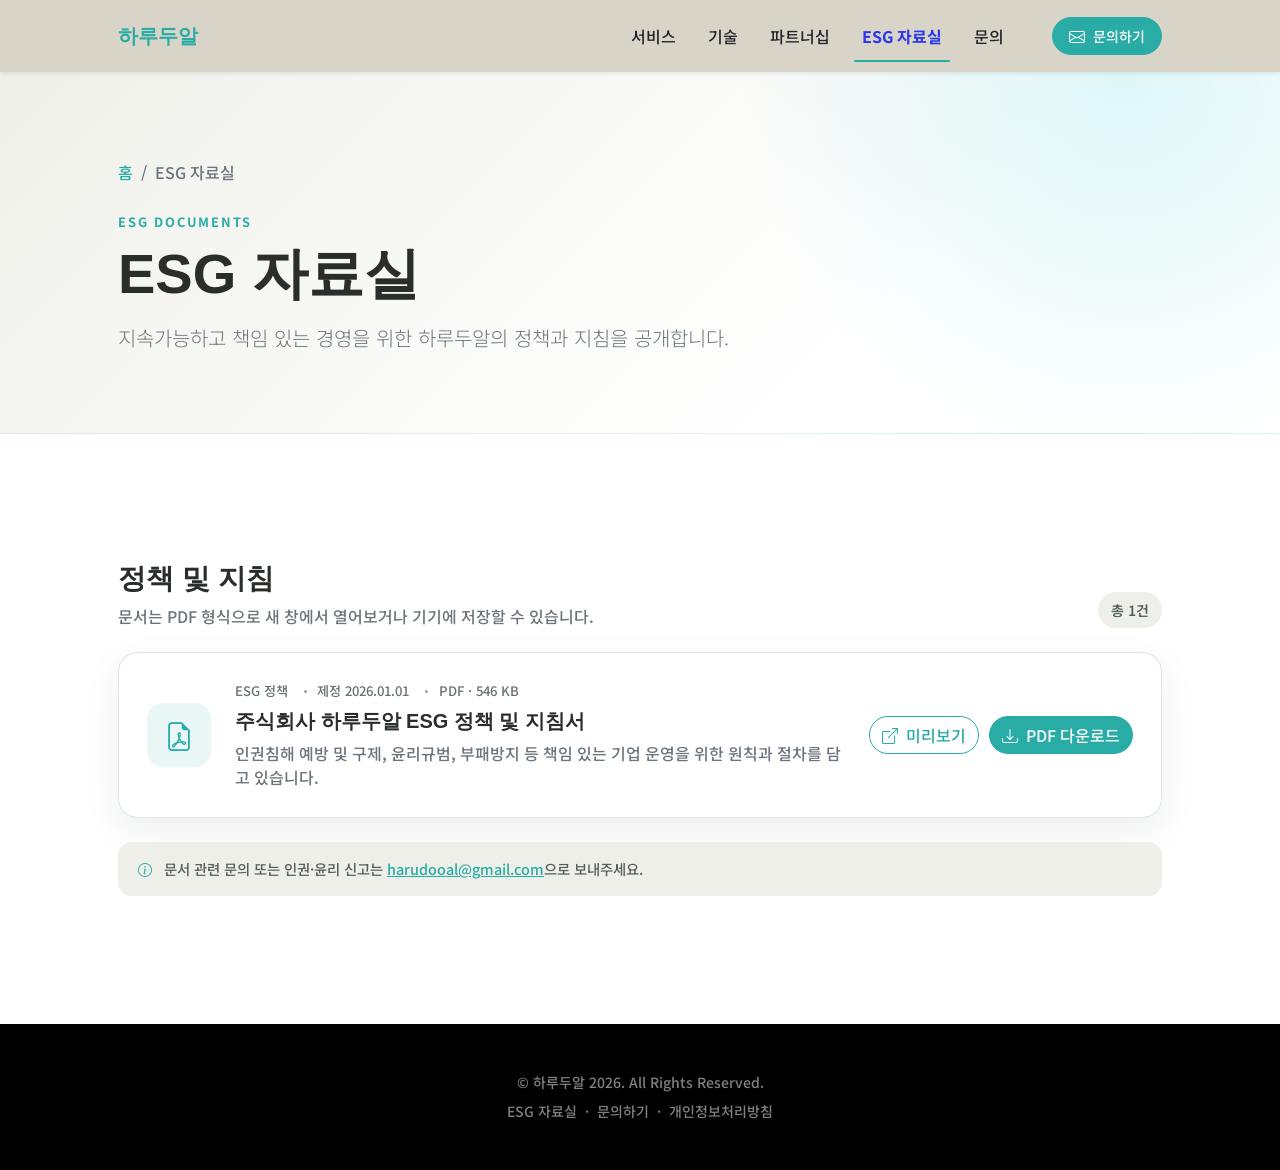
<file: esg.html>
<!DOCTYPE html>
<html lang="ko">
  <head>
    <meta charset="utf-8" />
    <meta name="viewport" content="width=device-width, initial-scale=1, shrink-to-fit=no" />
    <meta name="description" content="주식회사 하루두알의 ESG 정책 및 지침서를 열람하고 내려받을 수 있는 ESG 자료실입니다." />
    <meta name="author" content="하루두알" />
    <title>ESG 자료실 | 하루두알</title>
    <link rel="canonical" href="https://harudooal.com/esg.html" />
    <link rel="icon" type="image/jpeg" href="favicon.jpg?v=2" />
    <link rel="preconnect" href="https://fonts.googleapis.com" />
    <link rel="preconnect" href="https://fonts.gstatic.com" crossorigin />
    <link href="https://fonts.googleapis.com/css2?family=Noto+Sans+KR:wght@400;500;600;700&display=swap" rel="stylesheet" />
    <link href="https://cdn.jsdelivr.net/npm/bootstrap-icons@1.11.3/font/bootstrap-icons.css" rel="stylesheet" />
    <link href="css/styles.css" rel="stylesheet" />
  </head>
  <body class="esg-page">
    <nav class="navbar navbar-expand-xl navbar-light fixed-top shadow-sm" id="mainNav" aria-label="주요 메뉴">
      <div class="container px-5">
        <a class="navbar-brand fw-bold" href="index.html">하루두알</a>
        <button class="navbar-toggler" type="button" data-bs-toggle="collapse" data-bs-target="#navbarResponsive" aria-controls="navbarResponsive" aria-expanded="false" aria-label="메뉴 열기">
          Menu <i class="bi-list" aria-hidden="true"></i>
        </button>
        <div class="collapse navbar-collapse" id="navbarResponsive">
          <ul class="navbar-nav ms-auto me-4 my-3 my-lg-0">
            <li class="nav-item"><a class="nav-link me-lg-3" href="index.html#features">서비스</a></li>
            <li class="nav-item"><a class="nav-link me-lg-3" href="index.html#tech">기술</a></li>
            <li class="nav-item"><a class="nav-link me-lg-3" href="index.html#partners">파트너십</a></li>
            <li class="nav-item"><a class="nav-link me-lg-3 active" href="esg.html" aria-current="page">ESG 자료실</a></li>
            <li class="nav-item"><a class="nav-link me-lg-3" href="index.html#contact">문의</a></li>
          </ul>
          <a class="btn btn-primary rounded-pill px-3 mb-2 mb-lg-0" href="index.html#contact">
            <span class="d-flex align-items-center"><i class="bi-envelope me-2" aria-hidden="true"></i><span class="small">문의하기</span></span>
          </a>
        </div>
      </div>
    </nav>

    <main>
      <header class="esg-hero">
        <div class="container px-5">
          <nav aria-label="현재 위치">
            <ol class="breadcrumb mb-4">
              <li class="breadcrumb-item"><a href="index.html">홈</a></li>
              <li class="breadcrumb-item active" aria-current="page">ESG 자료실</li>
            </ol>
          </nav>
          <span class="section-eyebrow">ESG DOCUMENTS</span>
          <h1 class="display-4 fw-bold mt-2 mb-3">ESG 자료실</h1>
          <p class="lead text-muted mb-0">지속가능하고 책임 있는 경영을 위한 하루두알의 정책과 지침을 공개합니다.</p>
        </div>
      </header>

      <section class="esg-documents" aria-labelledby="policy-heading">
        <div class="container px-5 py-5">
          <div class="row justify-content-between align-items-end mb-4">
            <div class="col-lg-8">
              <h2 id="policy-heading" class="h3 mb-2">정책 및 지침</h2>
              <p class="text-muted mb-0">문서는 PDF 형식으로 새 창에서 열어보거나 기기에 저장할 수 있습니다.</p>
            </div>
            <div class="col-lg-auto mt-3 mt-lg-0">
              <span class="document-count" aria-label="등록 문서 1건">총 1건</span>
            </div>
          </div>

          <article class="document-card">
            <div class="document-icon" aria-hidden="true"><i class="bi bi-file-earmark-pdf"></i></div>
            <div class="document-body">
              <div class="document-meta"><span>ESG 정책</span><span>제정 2026.01.01</span><span>PDF · 546 KB</span></div>
              <h3 class="h5 mb-2">주식회사 하루두알 ESG 정책 및 지침서</h3>
              <p class="text-muted mb-0">인권침해 예방 및 구제, 윤리규범, 부패방지 등 책임 있는 기업 운영을 위한 원칙과 절차를 담고 있습니다.</p>
            </div>
            <div class="document-actions">
              <a class="btn btn-outline-primary rounded-pill" href="assets/documents/harudooal-esg-policy-guidelines.pdf" target="_blank" rel="noopener" aria-label="주식회사 하루두알 ESG 정책 및 지침서 새 창에서 미리보기">
                <i class="bi bi-box-arrow-up-right me-2" aria-hidden="true"></i>미리보기
              </a>
              <a class="btn btn-primary rounded-pill" href="assets/documents/harudooal-esg-policy-guidelines.pdf" download="주식회사 하루두알 ESG 정책 및 지침서.pdf" aria-label="주식회사 하루두알 ESG 정책 및 지침서 PDF 다운로드">
                <i class="bi bi-download me-2" aria-hidden="true"></i>PDF 다운로드
              </a>
            </div>
          </article>

          <div class="esg-notice mt-4" role="note">
            <i class="bi bi-info-circle" aria-hidden="true"></i>
            <p class="mb-0">문서 관련 문의 또는 인권·윤리 신고는 <a href="mailto:harudooal@gmail.com">harudooal@gmail.com</a>으로 보내주세요.</p>
          </div>
        </div>
      </section>
    </main>

    <footer class="bg-black text-center py-5">
      <div class="container px-5">
        <div class="text-white-50 small">
          <div class="mb-2">© 하루두알 2026. All Rights Reserved.</div>
          <a href="esg.html" aria-current="page">ESG 자료실</a>
          <span class="mx-1">·</span>
          <a href="index.html#contact">문의하기</a>
          <span class="mx-1">·</span>
          <a href="https://api.harudooal.com/privacy/">개인정보처리방침</a>
        </div>
      </div>
    </footer>

    <script src="https://cdn.jsdelivr.net/npm/bootstrap@5.2.3/dist/js/bootstrap.bundle.min.js"></script>
    <script src="js/scripts.js"></script>
  </body>
</html>
</file>
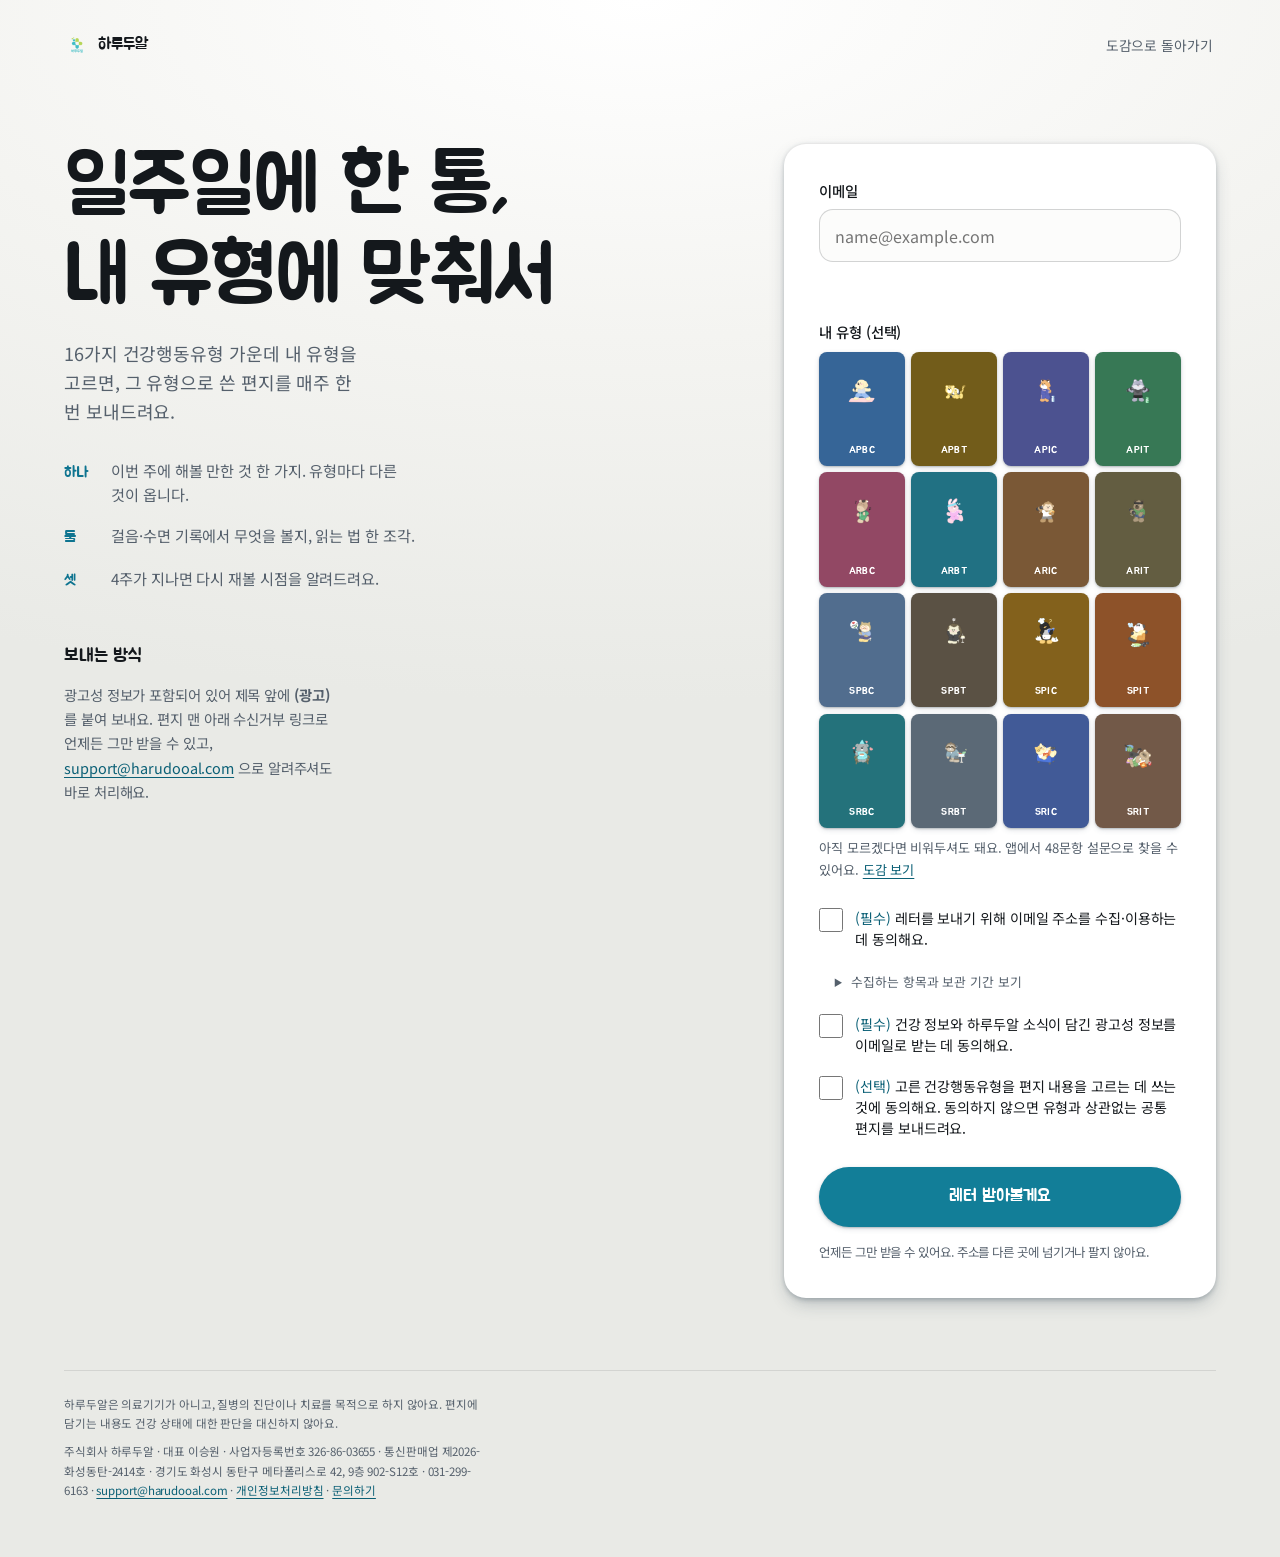
<file: newsletter.html>
<!doctype html>
<html lang="ko">
<head>
<meta charset="utf-8">
<meta name="viewport" content="width=device-width, initial-scale=1, viewport-fit=cover">
<title>주간 레터 · 하루두알</title>
<meta name="description" content="16가지 건강행동유형 중 내 유형을 고르면, 그 유형에 맞춘 편지를 일주일에 한 번 보내드려요.">
<link rel="icon" href="data:image/svg+xml,<svg xmlns='http://www.w3.org/2000/svg' viewBox='0 0 32 32'><rect width='32' height='32' rx='9' fill='%230E7490'/><circle cx='12' cy='16' r='4' fill='%23F2F2EF'/><circle cx='21' cy='16' r='4' fill='%23F2F2EF'/></svg>">
<link rel="preconnect" href="https://fonts.googleapis.com">
<link rel="preconnect" href="https://fonts.gstatic.com" crossorigin>
<link href="https://fonts.googleapis.com/css2?family=Jua&family=Noto+Sans+KR:wght@400;500;700&display=swap" rel="stylesheet">
<link rel="stylesheet" href="scrollcraft.css">
<link rel="stylesheet" href="site.css">
</head>
<body>

<header class="bar">
  <a class="bar__mark" href="index.html">
    <img src="assets/obj/logo.webp" alt="" width="26" height="26" decoding="async">하루두알
  </a>
  <a class="bar__back" href="index.html">도감으로 돌아가기</a>
</header>

<main class="wrap">
  <div class="duo">

    <div class="lede">
      <h1>일주일에 한 통,<br>내 유형에 맞춰서</h1>
      <p>16가지 건강행동유형 가운데 내 유형을 고르면, 그 유형으로 쓴 편지를 매주 한 번 보내드려요.</p>

      <ul class="inside">
        <li><b>하나</b><span>이번 주에 해볼 만한 것 한 가지. 유형마다 다른 것이 옵니다.</span></li>
        <li><b>둘</b><span>걸음·수면 기록에서 무엇을 볼지, 읽는 법 한 조각.</span></li>
        <li><b>셋</b><span>4주가 지나면 다시 재볼 시점을 알려드려요.</span></li>
      </ul>

      <section class="other">
        <h2>보내는 방식</h2>
        <p>광고성 정보가 포함되어 있어 제목 앞에 <b>(광고)</b> 를 붙여 보내요.
           편지 맨 아래 수신거부 링크로 언제든 그만 받을 수 있고,
           <a href="mailto:support@harudooal.com">support@harudooal.com</a> 으로 알려주셔도 바로 처리해요.</p>
      </section>
    </div>

    <div class="plate">
      <form data-form="newsletter" novalidate>

        <div class="field">
          <label for="email">이메일</label>
          <input id="email" name="email" type="email" inputmode="email" autocomplete="email"
                 placeholder="name@example.com" aria-describedby="email-err" required>
          <p class="err" id="email-err" role="alert"></p>
        </div>

        <fieldset class="picker">
          <legend>내 유형 <span class="opt">(선택)</span></legend>
          <div class="picker__grid" data-picker></div>
          <p class="picker__none">아직 모르겠다면 비워두셔도 돼요.
            앱에서 48문항 설문으로 찾을 수 있어요. <a href="index.html">도감 보기</a></p>
        </fieldset>

        <div class="consent">
          <label class="check">
            <input type="checkbox" id="agree-privacy" required>
            <span><em>(필수)</em> 레터를 보내기 위해 이메일 주소를 수집·이용하는 데 동의해요.</span>
          </label>
          <details class="terms">
            <summary>수집하는 항목과 보관 기간 보기</summary>
            <table>
              <tr><th>수집 항목</th><td>이메일 주소 (유형을 고른 경우 건강행동유형 1개)</td></tr>
              <tr><th>이용 목적</th><td>주간 레터 발송, 유형에 맞는 내용 선택</td></tr>
              <tr><th>보관 기간</th><td>수신 동의를 철회하실 때까지. 철회하면 지체 없이 파기해요.</td></tr>
              <tr><th>거부할 권리</th><td>동의하지 않아도 돼요. 다만 동의 없이는 레터를 보낼 수 없어요.</td></tr>
            </table>
          </details>

          <label class="check">
            <input type="checkbox" id="agree-ads" required>
            <span><em>(필수)</em> 건강 정보와 하루두알 소식이 담긴 광고성 정보를 이메일로 받는 데 동의해요.</span>
          </label>

          <label class="check">
            <input type="checkbox" id="agree-type">
            <span><em>(선택)</em> 고른 건강행동유형을 편지 내용을 고르는 데 쓰는 것에 동의해요.
              동의하지 않으면 유형과 상관없는 공통 편지를 보내드려요.</span>
          </label>
        </div>

        <div class="form-trap" aria-hidden="true" inert>
          <label for="website">웹사이트</label>
          <input id="website" name="website" type="text" tabindex="-1" autocomplete="off">
        </div>

        <button class="send" type="submit">레터 받아볼게요</button>
        <p class="status" id="status" role="status" aria-live="polite"></p>
        <p class="note">언제든 그만 받을 수 있어요. 주소를 다른 곳에 넘기거나 팔지 않아요.</p>
        <noscript>
          <p class="note">브라우저에서 자바스크립트가 꺼져 있어요.
            <a href="mailto:support@harudooal.com">support@harudooal.com</a> 으로 구독 요청을 보내주세요.</p>
        </noscript>
      </form>
    </div>

  </div>

  <footer class="foot">
    <p>하루두알은 의료기기가 아니고, 질병의 진단이나 치료를 목적으로 하지 않아요.
       편지에 담기는 내용도 건강 상태에 대한 판단을 대신하지 않아요.</p>
    <p>주식회사 하루두알 · 대표 이승원 · 사업자등록번호 326-86-03655 ·
       통신판매업 제2026-화성동탄-2414호 · 경기도 화성시 동탄구 메타폴리스로 42, 9층 902-S12호 ·
       031-299-6163 · <a href="mailto:support@harudooal.com">support@harudooal.com</a> ·
       <a href="https://api.harudooal.com/privacy/">개인정보처리방침</a> ·
       <a href="contact.html">문의하기</a></p>
  </footer>
</main>

<script src="form.js"></script>
</body>
</html>
</file>
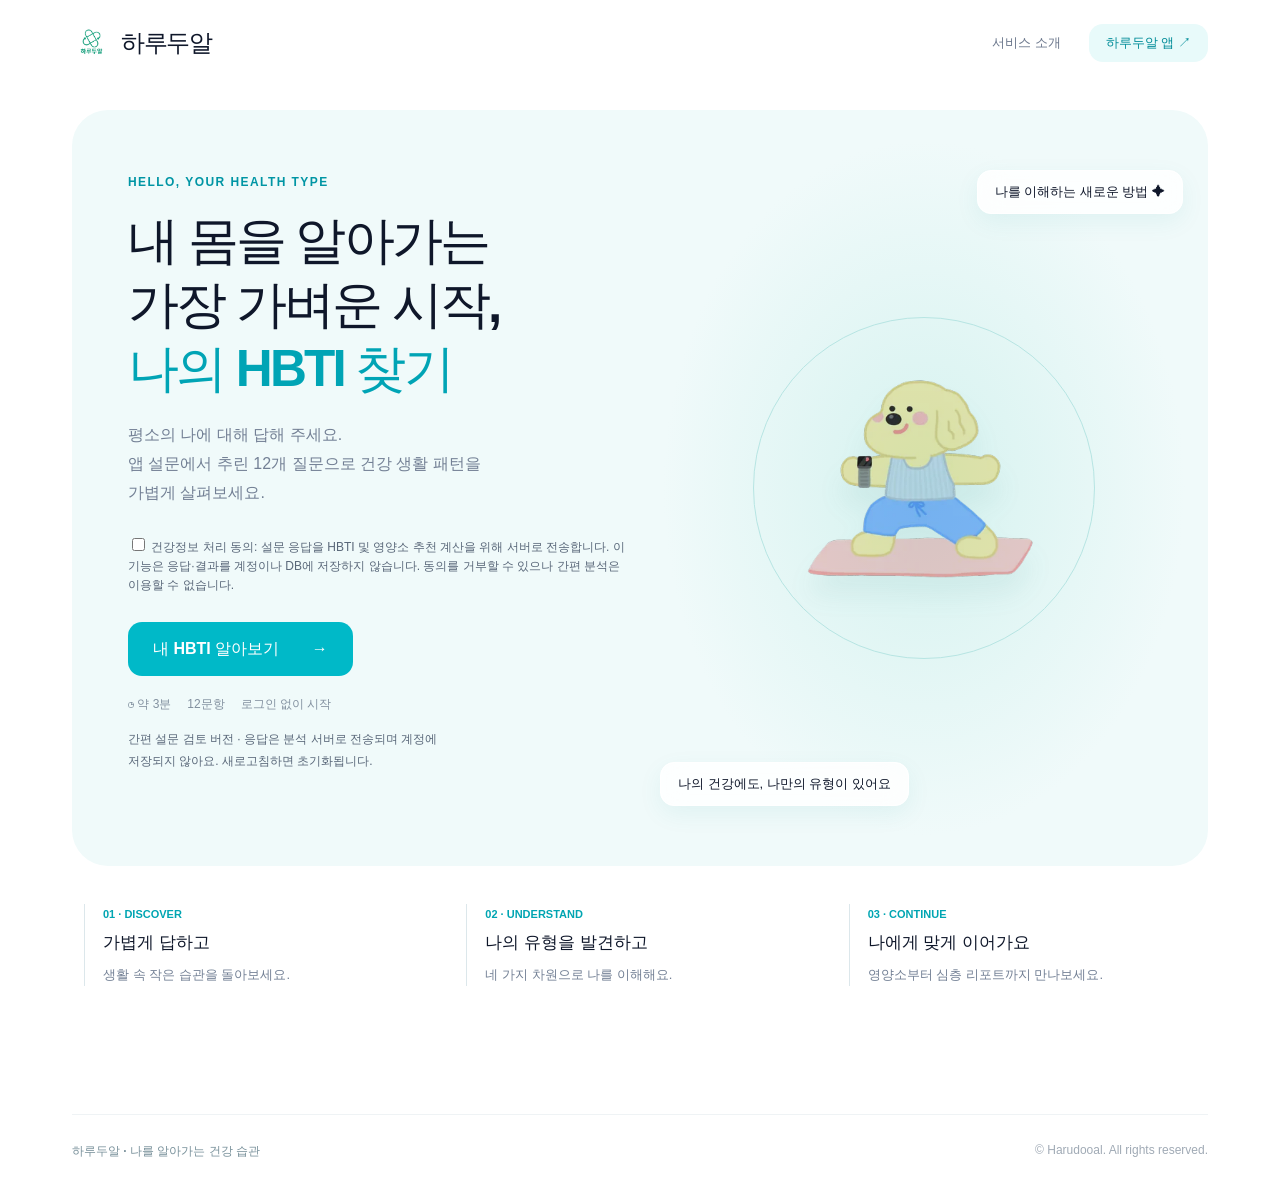
<file: survey.html>
<!doctype html><html lang="ko"><head><meta charset="utf-8"><meta name="viewport" content="width=device-width,initial-scale=1"><title>하루두알 | HBTI 간편 검사</title><link rel="icon" type="image/jpeg" href="assets/하루두알_로고.jpg"><link rel="stylesheet" href="css/short-survey.css"></head><body><header><a class="brand" href="index.html"><img src="assets/하루두알_로고.jpg" alt="" width="40" height="40">하루두알</a><nav class="nav"><a href="index.html">서비스 소개</a><button data-act="app">하루두알 앱 ↗</button></nav></header><main><section class="card" id="view" aria-live="polite"></section></main><footer><strong>하루두알 · 나를 알아가는 건강 습관</strong><span>© Harudooal. All rights reserved.</span></footer><script src="js/short-survey-api.js"></script><script src="js/short-shop-api.js"></script><script src="js/short-survey.js"></script></body></html>
</file>
<file: scrollcraft.css>
/* ============================================================================
   scrollcraft.css: the taste floor
   ----------------------------------------------------------------------------
   Two layers, and the split matters:

     TOKENS   what you override per brand. Colour roles, the type ramp, the
              spacing scale, elevation, motion. A brand is ~12 values.
     DEVICES  what the engine drives. Do not restyle these to taste; they are
              the mechanism. Style your own markup instead.

   Nothing here draws a "component". There are no card, badge, or pill classes,
   because a stylesheet that ships those is how every page built on it ends up
   with the same shapes. You get a floor and a vocabulary; the composition is
   yours.
   ========================================================================== */

/* ---------------------------------------------------------------- tokens -- */
:root {
  /* --- colour roles. Override these six and the page is rebranded. -------- */
  --sc-canvas:      #08090b;   /* the page ground. Drift interpolates this.   */
  --sc-surface:     #101217;   /* anything raised off the ground             */
  --sc-ink:         #f4f2ef;   /* primary text                               */
  --sc-ink-soft:    #9a9ba1;   /* secondary text. Tinted, never flat gray.   */
  --sc-accent:      #d8ff3e;   /* ONE accent. It owns a region, not confetti. */
  --sc-accent-ink:  #08090b;   /* text that sits on the accent               */

  --sc-hairline:    color-mix(in oklab, var(--sc-ink) 12%, transparent);
  --sc-hairline-strong: color-mix(in oklab, var(--sc-ink) 22%, transparent);

  /* --- type. Two families max. Display carries voice, text carries prose. - */
  --sc-font-display: "Instrument Sans", "Geist", system-ui, sans-serif;
  --sc-font-text:    "Geist", system-ui, sans-serif;
  --sc-font-mono:    "Geist Mono", ui-monospace, monospace;

  /* Fluid ramp. Tracking tightens as size grows because a face set at 6rem
     with 0 tracking reads loose; this is optical correction, not decoration. */
  --sc-t-xs:   clamp(0.75rem, 0.72rem + 0.15vw, 0.82rem);
  --sc-t-sm:   clamp(0.875rem, 0.84rem + 0.18vw, 0.95rem);
  --sc-t-base: clamp(1rem, 0.96rem + 0.22vw, 1.125rem);
  --sc-t-lg:   clamp(1.2rem, 1.1rem + 0.5vw, 1.5rem);
  --sc-t-xl:   clamp(1.6rem, 1.35rem + 1.2vw, 2.25rem);
  --sc-t-2xl:  clamp(2.1rem, 1.6rem + 2.4vw, 3.4rem);
  --sc-t-3xl:  clamp(2.8rem, 1.9rem + 4.2vw, 5rem);
  --sc-t-4xl:  clamp(3.4rem, 1.9rem + 6.6vw, 7.5rem);

  --sc-track-tight:  -0.035em;
  --sc-track-snug:   -0.02em;
  --sc-track-normal: -0.005em;
  --sc-track-wide:    0.08em;

  --sc-leading-none: 0.94;
  --sc-leading-tight: 1.06;
  --sc-leading-body: 1.62;

  --sc-measure: 62ch;

  /* --- space. 4px base: the useful middle steps an 8-only scale misses. --- */
  --sc-1: 0.25rem;  --sc-2: 0.5rem;   --sc-3: 0.75rem;  --sc-4: 1rem;
  --sc-5: 1.5rem;   --sc-6: 2rem;     --sc-7: 3rem;     --sc-8: 4rem;
  --sc-9: 6rem;     --sc-10: 8rem;    --sc-11: 12rem;

  /* Section rhythm is fluid so a phone doesn't inherit desktop air. */
  --sc-section: clamp(4.5rem, 9vw, 11rem);
  --sc-gutter:  clamp(1.25rem, 5vw, 5.5rem);
  --sc-maxw:    82rem;

  /* --- radius. Pick one scale for the page and hold it. ------------------- */
  --sc-r-sm: 6px;  --sc-r-md: 12px;  --sc-r-lg: 20px;  --sc-r-pill: 999px;

  /* --- elevation. Every shadow has an offset AND a soft blur, and is tinted
         to the canvas hue. A zero-offset coloured halo is decoration, not
         depth, so there isn't one here. ---------------------------------- */
  --sc-shadow-color: 220 40% 2%;
  --sc-e1: 0 1px 2px hsl(var(--sc-shadow-color) / 0.28),
           0 2px 6px -1px hsl(var(--sc-shadow-color) / 0.20);
  --sc-e2: 0 2px 4px hsl(var(--sc-shadow-color) / 0.24),
           0 8px 18px -4px hsl(var(--sc-shadow-color) / 0.30);
  --sc-e3: 0 4px 8px hsl(var(--sc-shadow-color) / 0.22),
           0 18px 40px -8px hsl(var(--sc-shadow-color) / 0.38),
           0 48px 90px -24px hsl(var(--sc-shadow-color) / 0.30);

  /* Edge light: a 1px top highlight sells a raised surface better than any
     amount of blur, because real raised things catch light on their lip. */
  --sc-edge: inset 0 1px 0 color-mix(in oklab, var(--sc-ink) 10%, transparent);

  /* --- motion. Built-in CSS easings are too weak for UI. ------------------ */
  --sc-ease-out:    cubic-bezier(0.23, 1, 0.32, 1);
  --sc-ease-in-out: cubic-bezier(0.77, 0, 0.175, 1);
  --sc-ease-drawer: cubic-bezier(0.32, 0.72, 0, 1);
  --sc-d-fast: 160ms;  --sc-d-base: 240ms;  --sc-d-slow: 420ms;

  --sc-z-stage: 1; --sc-z-copy: 20; --sc-z-chrome: 60;
}

/* --------------------------------------------------------------- reset -- */
*, *::before, *::after { box-sizing: border-box; }
html { -webkit-text-size-adjust: 100%; scroll-behavior: smooth; }
@media (prefers-reduced-motion: reduce) { html { scroll-behavior: auto; } }

body {
  margin: 0;
  background: var(--sc-canvas);
  color: var(--sc-ink);
  font-family: var(--sc-font-text);
  font-size: var(--sc-t-base);
  line-height: var(--sc-leading-body);
  letter-spacing: var(--sc-track-normal);
  -webkit-font-smoothing: antialiased;
  text-rendering: optimizeLegibility;
  font-synthesis-weight: none;
  overflow-x: clip;
}
img, video, canvas, svg { display: block; max-width: 100%; }
button, input, select, textarea { font: inherit; color: inherit; }

/* ------------------------------------------------- the browser surfaces --
   The parts you did not draw still carry the design. Selection, caret, focus
   ring, scrollbar and tabular numerals all ship with defaults that belong to no
   design system. Theming them is the cheapest signal that a page was built
   rather than assembled, and it is the step that gets skipped most reliably. */
::selection { background: var(--sc-accent); color: var(--sc-accent-ink); }
:root { caret-color: var(--sc-accent); accent-color: var(--sc-accent); }
:focus-visible {
  outline: 2px solid var(--sc-accent);
  outline-offset: 3px;
  border-radius: var(--sc-r-sm);
}
:where(a) { color: inherit; text-decoration-thickness: 1px; text-underline-offset: 0.22em; }
@supports (scrollbar-color: auto) {
  html { scrollbar-color: color-mix(in oklab, var(--sc-ink) 26%, transparent) transparent; scrollbar-width: thin; }
}
:where(table, .sc-nums, [data-sc-count]) { font-variant-numeric: tabular-nums; }

/* ----------------------------------------------------------- typography -- */
.sc-display {
  font-family: var(--sc-font-display);
  font-weight: 500;
  line-height: var(--sc-leading-none);
  letter-spacing: var(--sc-track-tight);
  text-wrap: balance;
  margin: 0;
}
.sc-display--xl { font-size: var(--sc-t-4xl); }
.sc-display--lg { font-size: var(--sc-t-3xl); }
.sc-display--md { font-size: var(--sc-t-2xl); letter-spacing: var(--sc-track-snug); }
.sc-lede {
  font-size: var(--sc-t-lg);
  line-height: 1.44;
  letter-spacing: var(--sc-track-snug);
  color: var(--sc-ink);
  max-width: 46ch;
  text-wrap: pretty;
  margin: 0;
}
.sc-body { max-width: var(--sc-measure); color: var(--sc-ink-soft); text-wrap: pretty; margin: 0; }
.sc-label {
  font-family: var(--sc-font-mono);
  font-size: var(--sc-t-xs);
  letter-spacing: var(--sc-track-wide);
  text-transform: uppercase;
  color: var(--sc-ink-soft);
}

/* ---------------------------------------------------------------- layout -- */
.sc-wrap { width: 100%; max-width: var(--sc-maxw); margin-inline: auto; padding-inline: var(--sc-gutter); }
.sc-section { padding-block: var(--sc-section); }
/* More space above a heading than below it: the gap belongs to the boundary,
   not to the pair. */
.sc-stack > * + * { margin-top: var(--sc-4); }
.sc-stack > :is(h1,h2,h3) { margin-top: var(--sc-7); }
.sc-stack > :is(h1,h2,h3):first-child { margin-top: 0; }
.sc-rule { height: 1px; border: 0; background: var(--sc-hairline); margin: 0; }

/* =============================================================== DEVICES ==
   Driven by the engine. Restyle your own markup, not these.                */

.sc-act--pinned { position: relative; }
.sc-stage {
  position: sticky; top: 0;
  height: 100vh; height: 100svh;
  overflow: clip;
  z-index: var(--sc-z-stage);
}

/* scrub / sequence media */
.sc-stage :is(video[data-sc-scrub], canvas[data-sc-sequence], .sc-stage__poster) {
  position: absolute; inset: 0;
  width: 100%; height: 100%;
  object-fit: cover;
}
video[data-sc-scrub] { opacity: 0; transition: opacity 380ms var(--sc-ease-out); }
.sc-has-clip video[data-sc-scrub] { opacity: 1; }
/* The poster is a live frame-holder, not a placeholder: it stays up until a
   real video frame has painted, which is what stops the blank-stage flash. */
.sc-stage__poster { z-index: 0; transition: opacity 380ms var(--sc-ease-out); }
.sc-has-clip .sc-stage__poster { opacity: 0; }

/* A scrim only where text sits. A full-frame darkening layer flattens the
   image everywhere to fix contrast in one corner. */
.sc-scrim {
  position: absolute; inset: 0; pointer-events: none; z-index: 1;
  background: linear-gradient(
    var(--sc-scrim-angle, 180deg),
    color-mix(in oklab, var(--sc-canvas) var(--sc-scrim-a, 78%), transparent) 0%,
    color-mix(in oklab, var(--sc-canvas) 30%, transparent) 42%,
    transparent 68%);
}
/* Point the scrim at the copy. A scrim gradient that darkens the top while the
   copy sits at the bottom fixes contrast nowhere and flattens the image
   everywhere, which is the most common way text-over-video goes wrong. */
.sc-scrim--bottom { --sc-scrim-angle: 0deg; }
.sc-scrim--left   { --sc-scrim-angle: 90deg; }
.sc-scrim--right  { --sc-scrim-angle: 270deg; }

/* Corner scrims, for copy anchored to a corner. An edge gradient has to darken
   a whole band across the frame to cover one corner; a corner gradient puts the
   density where the text is and leaves the rest of the image alone. Pair with
   .sc-copy--lead / .sc-copy--trail. */
.sc-scrim--lead {
  background: linear-gradient(to top right,
    color-mix(in oklab, var(--sc-canvas) 94%, transparent) 0%,
    color-mix(in oklab, var(--sc-canvas) 72%, transparent) 30%,
    color-mix(in oklab, var(--sc-canvas) 30%, transparent) 52%,
    transparent 72%);
}
.sc-scrim--trail {
  background: linear-gradient(to top left,
    color-mix(in oklab, var(--sc-canvas) 94%, transparent) 0%,
    color-mix(in oklab, var(--sc-canvas) 72%, transparent) 30%,
    color-mix(in oklab, var(--sc-canvas) 30%, transparent) 52%,
    transparent 72%);
}
/* A band across the bottom, for copy that spans the full width of the frame.
   That is what both corner anchors become below 860px, and it is also the right
   shape whenever the copy block is wider than a corner. */
.sc-scrim--band {
  background: linear-gradient(to top,
    color-mix(in oklab, var(--sc-canvas) 94%, transparent) 0%,
    color-mix(in oklab, var(--sc-canvas) 74%, transparent) 22%,
    color-mix(in oklab, var(--sc-canvas) 30%, transparent) 42%,
    transparent 58%);
}
.sc-scrim--vignette {
  background: radial-gradient(120% 90% at 50% 45%, transparent 40%,
              color-mix(in oklab, var(--sc-canvas) 70%, transparent) 100%);
}

/* copy over a stage.
   max-width is in rem, never ch. A `ch` on this container resolves against the
   CONTAINER's font-size (body size), not the display size of the heading inside
   it, so `max-width: 20ch` here silently produces a ~180px column and wraps a
   hero headline to six lines. Set a ch measure on the text element itself. */
.sc-copy {
  position: absolute; z-index: var(--sc-z-copy);
  inset-inline: var(--sc-gutter);
  max-width: min(46rem, 76vw);
  will-change: opacity, transform;
}
.sc-copy--lead   { left: var(--sc-gutter); bottom: clamp(3rem, 12vh, 9rem); }
/* inset-inline FIRST. It is the shorthand for left+right, so declaring it after
   `left: 50%` resets left to auto and the block drifts off the left edge. */
.sc-copy--center { inset-inline: auto; left: 50%; top: 50%; translate: -50% -50%; text-align: center; }
.sc-copy--trail  { inset-inline: auto; right: var(--sc-gutter); bottom: clamp(3rem, 12vh, 9rem); text-align: right; }

/* cue defaults: the engine writes opacity/transform inline, these are the
   pre-paint state so nothing flashes before the first read() */
[data-sc-cue] { opacity: 0; will-change: opacity, transform; }
.sc-ready [data-sc-cue] { transition: none; }

/* kinetic split */
.sc-split { display: inline-block; overflow: hidden; vertical-align: top; }
/* Descenders live below the baseline; a line mask clipped to the line box eats
   the tails off g, y, p, j. The padding buys them room back. */
.sc-split--line { display: block; padding-bottom: 0.14em; margin-bottom: -0.14em; }
.sc-split__i { display: inline-block; will-change: transform, opacity; }
.sc-is-split { opacity: 1 !important; }

/* horizontal rail */
[data-sc-pan] { display: flex; will-change: transform; }

/* reveal + parallax */
[data-sc-reveal] { will-change: clip-path; }
[data-sc-parallax] { will-change: transform; }

/* flow reveal (fires once) */
[data-sc-in], [data-sc-stagger] > * {
  opacity: 0;
  transform: translate3d(0, 14px, 0);
  transition: opacity 620ms var(--sc-ease-out), transform 620ms var(--sc-ease-out);
}
[data-sc-in].sc-in, [data-sc-stagger] > .sc-in { opacity: 1; transform: none; }

/* pointer devices */
[data-sc-tilt] { transform-style: preserve-3d; will-change: transform; }
[data-sc-magnet] { will-change: transform; }
/* isolation always; position only if nothing more specific already set it.
   Written with :where() (zero specificity) on purpose: a plain `position:
   relative` here has the same weight as `.sc-stage` and, being later in the
   file, silently wins. A stage carrying both attributes then stops being
   sticky and the whole act scrolls away instead of pinning. */
[data-sc-spotlight] { isolation: isolate; }
:where([data-sc-spotlight]) { position: relative; }
[data-sc-spotlight]::after {
  content: ""; position: absolute; inset: 0; pointer-events: none; z-index: 2;
  background: radial-gradient(
    28rem 28rem at calc(var(--sc-mx, 0.5) * 100%) calc(var(--sc-my, 0.5) * 100%),
    color-mix(in oklab, var(--sc-accent) 16%, transparent), transparent 70%);
  opacity: 0; transition: opacity var(--sc-d-slow) var(--sc-ease-out);
}
[data-sc-spotlight]:hover::after { opacity: 1; }

/* =========================================================== WORLDFLIGHT ==
   One fixed stage for the whole page. The only thing in document flow is the
   spacer, and it is empty. If you find yourself adding a section here, you want
   act mode instead: the moment a real block scrolls past the fixed stage, the
   page has a seam again and the whole point is gone.                        */

[data-sc-mode="worldflight"] { position: relative; }

.sc-world {
  position: fixed; inset: 0;
  overflow: clip;
  z-index: var(--sc-z-stage);
  background: var(--sc-canvas);
}

/* Every leg is mounted for the life of the page and stacked in the same box.
   The engine owns opacity, visibility and z-index here; do not set them. */
.sc-world__seg {
  position: absolute; inset: 0;
  opacity: 0;
  will-change: opacity;
}
.sc-world__seg > :is(video, img, canvas) {
  position: absolute; inset: 0;
  width: 100%; height: 100%;
  object-fit: cover;
}
/* The poster is the frame-holder AND the first camera move: the engine pushes
   it in slowly until a real decoded frame is available to replace it. */
.sc-world__poster {
  z-index: 0;
  transform-origin: 50% 50%;
  transition: opacity 420ms var(--sc-ease-out);
}
.sc-world__seg > video { z-index: 1; }
.sc-world__seg.sc-has-clip .sc-world__poster { opacity: 0; }
/* The act stylesheet lights a clip through its ancestor act. A worldflight leg
   has no act, so match the class the engine also writes on the clip itself. */
video[data-sc-scrub].sc-has-clip { opacity: 1; }

/* The copy layer is fixed too, and inert by default: the engine hands
   pointer-events back to a block only while it is actually legible. */
.sc-world__copy {
  position: fixed; inset: 0;
  z-index: var(--sc-z-copy);
  pointer-events: none;
}
.sc-world__scrim { position: absolute; inset: 0; pointer-events: none; z-index: 0; }
[data-sc-copy] {
  opacity: 0;
  pointer-events: none;
  will-change: opacity, transform;
}
.sc-ready [data-sc-copy] { transition: none; }

/* The track. Empty on purpose. */
.sc-world__spacer { pointer-events: none; }

/* scroll progress */
[data-sc-progress] {
  position: fixed; inset: 0 0 auto 0; height: 2px; z-index: var(--sc-z-chrome);
  background: var(--sc-accent); transform-origin: 0 50%; transform: scaleX(0);
  will-change: transform;
}

/* ----------------------------------------------------------- atmosphere --
   Depth is not only shadow. Grain keeps a flat dark ground from banding, and
   it is the difference between "a dark page" and "a lit room". */
.sc-grain { position: fixed; inset: 0; pointer-events: none; z-index: 3; opacity: 0.045; }
.sc-grain::before {
  content: ""; position: absolute; inset: -50%;
  background-image: url("data:image/svg+xml;utf8,<svg xmlns='http://www.w3.org/2000/svg' width='140' height='140'><filter id='n'><feTurbulence type='fractalNoise' baseFrequency='0.85' numOctaves='3'/></filter><rect width='140' height='140' filter='url(%23n)'/></svg>");
}

/* -------------------------------------------------------- reduced motion -- */
@media (prefers-reduced-motion: reduce) {
  /* Fewer and gentler, not zero. Opacity still carries the reveal so the page
     is comprehensible; every position change is dropped. */
  [data-sc-in], [data-sc-stagger] > * { transform: none; transition-duration: 220ms; }
  [data-sc-parallax], [data-sc-pan], .sc-split__i { transform: none !important; }
  /* A wipe is a position change too. Show reveal content settled. */
  [data-sc-reveal] { clip-path: none !important; }
  /* A rail's transform IS its navigation, not decoration. Zeroing it the way
     parallax and kinetic type are zeroed parks the act on its first screenful
     and makes everything past the fold unreachable: a device degrading into
     missing content. Hand the travel back to the reader as an ordinary scroll
     region instead, so the same items are all still gettable without motion.
     A build that would rather re-lay the rail out as a grid can still do that;
     this is the floor, not the ceiling. */
  [data-sc-act="pan"] .sc-stage,
  [data-sc-act="pan"] [data-sc-stage] {
    overflow-x: auto; overflow-y: hidden;
    overscroll-behavior-x: contain;
    scroll-snap-type: x proximity;
  }
  [data-sc-pan] > * { scroll-snap-align: center; }
  [data-sc-spotlight]::after { display: none; }
  /* A worldflight keeps its whole story here. No clip is ever fetched, so the
     posters are the film, and they cross-dissolve through exactly the same
     seams at exactly the same scroll positions. The push-in and the copy drift
     are the only things that go. */
  .sc-world__poster, [data-sc-copy] { transform: none !important; }
}

/* --------------------------------------------------------------- mobile -- */
@media (max-width: 860px) {
  .sc-copy { inset-inline: var(--sc-gutter); max-width: none; }
  .sc-copy--trail { text-align: left; }
  .sc-stage { height: 100svh; }
  /* .sc-copy--trail re-anchors to the left and spans the full width here, so a
     bottom-RIGHT corner gradient darkens the one corner the copy just left and
     guarantees a contrast failure over any bright clip. Point the density at
     the copy: the same band .sc-scrim--band paints. */
  .sc-scrim--trail {
    background: linear-gradient(to top,
      color-mix(in oklab, var(--sc-canvas) 94%, transparent) 0%,
      color-mix(in oklab, var(--sc-canvas) 74%, transparent) 22%,
      color-mix(in oklab, var(--sc-canvas) 30%, transparent) 42%,
      transparent 58%);
  }
}
</file>
<file: site.css>
/* ===========================================================================
   하루두알 · 유틸리티 페이지 (문의 · 뉴스레터)
   ---------------------------------------------------------------------------
   도감 랜딩(index.html)과 같은 방에 있는 페이지들이다. 색·서체·모서리·그림자를
   그대로 물려받되, 스크롤 비행은 쓰지 않는다. 폼이 있는 페이지는 한 화면에서
   끝나는 것이 맞고, 여기서 카메라를 움직이면 입력을 방해할 뿐이다.
   scrollcraft.css 다음에 로드된다.
   ========================================================================= */

:root {
  --sc-canvas:     #F2F2EF;
  --sc-surface:    #FFFFFF;
  --sc-ink:        #14181C;
  --sc-ink-soft:   #55606C;
  --sc-accent:     #0E7490;
  --sc-accent-ink: #FFFFFF;
  --link:          #0B6076;   /* 본문 링크 — accent와 같은 hue, 한 단계 어둡게 */
  --cta:           #127E98;
  --cta-pressed:   #0E6E86;
  --danger:        #B00020;

  --sc-font-display: "Jua", "Apple SD Gothic Neo", "Malgun Gothic", system-ui, sans-serif;
  --sc-font-text:    "Noto Sans KR", "Apple SD Gothic Neo", "Malgun Gothic", system-ui, sans-serif;

  --sc-shadow-color: 205 30% 24%;
  --sc-r-sm: 8px; --sc-r-md: 14px; --sc-r-lg: 22px;
}

html { word-break: keep-all; overflow-wrap: break-word; }

body {
  /* fixed 배경은 기본 크기가 뷰포트라, 페이지가 길면 그 아래로 타일이 반복되며
     가로 띠가 생긴다. cover + no-repeat 로 한 장만 깔리게 한다. */
  background-image:
    radial-gradient(120% 78% at 50% 0%, #FFFFFF 0%, #F4F4F1 48%, #E9EAE6 100%);
  background-attachment: fixed;
  background-repeat: no-repeat;
  background-size: cover;
  background-color: #E9EAE6;
  color: var(--sc-ink);
  min-height: 100svh;
}

/* ── 머리·꼬리 ─────────────────────────────────────────────────────────── */
.bar {
  display: flex; align-items: center; justify-content: space-between; gap: var(--sc-4);
  padding: clamp(1rem, 2.4vw, 1.6rem) var(--sc-gutter);
}
.bar__mark {
  display: flex; align-items: center; gap: 0.5rem; margin: 0;
  font-family: var(--sc-font-display); font-size: 1rem; color: var(--sc-ink);
  text-decoration: none;
}
.bar__mark img { width: 26px; }
.bar__back {
  font-size: 0.86rem; color: var(--sc-ink-soft); text-decoration: none;
  text-underline-offset: 4px; padding: 0.5rem 0.2rem;
}
.bar__back:hover { color: var(--sc-ink); text-decoration: underline; }

.wrap {
  width: min(var(--sc-maxw), 100%);
  margin-inline: auto; padding-inline: var(--sc-gutter);
}

/* 왼쪽에 이야기, 오른쪽에 폼. 좁아지면 이야기가 위로 간다. */
.duo {
  display: grid; gap: clamp(2rem, 4vw, 4.5rem);
  grid-template-columns: minmax(0, 1fr) minmax(0, 27rem);
  align-items: start;
  padding-block: clamp(2rem, 6vh, 5rem) clamp(3rem, 8vh, 6rem);
}
@media (max-width: 900px) { .duo { grid-template-columns: minmax(0, 1fr); } }

.lede h1 {
  font-family: var(--sc-font-display); font-weight: 400;
  font-size: var(--sc-t-3xl); line-height: 1.12; letter-spacing: var(--sc-track-snug);
  margin: 0 0 var(--sc-4); text-wrap: balance;
}
.lede p { margin: 0 0 var(--sc-4); color: var(--sc-ink-soft); max-width: 34ch; text-wrap: pretty; }

/* 편지 안에 무엇이 들었는지, 카드처럼 늘어놓지 않고 줄로 센다 */
.inside { list-style: none; margin: var(--sc-6) 0 0; padding: 0; display: grid; gap: var(--sc-4); }
.inside li {
  display: grid; grid-template-columns: 2.2rem 1fr; align-items: baseline; gap: var(--sc-3);
  max-width: 36ch;
}
.inside b {
  font-family: var(--sc-font-display); font-size: 0.95rem; color: var(--sc-accent);
  font-weight: 400;
}
.inside span { color: var(--sc-ink-soft); font-size: 0.95rem; line-height: 1.6; }

/* ── 폼 판 ─────────────────────────────────────────────────────────────── */
.plate {
  background: var(--sc-surface); border-radius: var(--sc-r-lg);
  box-shadow: var(--sc-e2), var(--sc-edge);
  padding: clamp(1.4rem, 3vw, 2.2rem);
}
.field { display: grid; gap: 0.45rem; margin-bottom: var(--sc-5); }
.field > label { font-size: 0.9rem; font-weight: 500; }
.field .opt { color: var(--sc-ink-soft); font-weight: 400; }

input[type="email"], select, textarea {
  width: 100%; padding: 0.85rem 0.9rem;
  border: 1px solid color-mix(in oklab, var(--sc-ink) 18%, transparent);
  border-radius: var(--sc-r-md); background: #FCFCFB; color: var(--sc-ink);
  font-family: inherit; font-size: 1rem; line-height: 1.5;
  transition: border-color 140ms var(--sc-ease-out), box-shadow 140ms var(--sc-ease-out);
}
textarea { min-height: 8.5rem; resize: vertical; }
input:focus-visible, select:focus-visible, textarea:focus-visible {
  outline: none; border-color: var(--sc-accent);
  box-shadow: 0 0 0 3px color-mix(in oklab, var(--sc-accent) 26%, transparent);
}
input[aria-invalid="true"], textarea[aria-invalid="true"] { border-color: var(--danger); }
.err { font-size: 0.82rem; color: var(--danger); min-height: 1.1rem; }
.err:empty { min-height: 0; }

/* 동의는 접어 두되, 무엇에 동의하는지는 펼치면 다 나온다 */
.consent { display: grid; gap: var(--sc-3); margin-bottom: var(--sc-5); }
.check { display: grid; grid-template-columns: 1.6rem 1fr; gap: 0.65rem; align-items: start;
  font-size: 0.88rem; line-height: 1.5; cursor: pointer; padding: 0.25rem 0; }
.check input { width: 1.5rem; height: 1.5rem; margin: 0; accent-color: var(--cta); flex: none; }
.check input:focus-visible { outline: 2px solid var(--sc-accent); outline-offset: 2px; }
.check em { font-style: normal; color: var(--link); }
details.terms { margin-left: 2rem; }
details.terms > summary {
  font-size: 0.8rem; color: var(--sc-ink-soft); cursor: pointer;
  padding: 0.35rem 0; list-style-position: outside;
}
details.terms > summary:focus-visible { outline: 2px solid var(--sc-accent); outline-offset: 2px; border-radius: 4px; }
details.terms table { border-collapse: collapse; font-size: 0.78rem; margin-top: 0.4rem; }
details.terms th, details.terms td {
  border: 1px solid color-mix(in oklab, var(--sc-ink) 12%, transparent);
  padding: 0.4rem 0.55rem; text-align: left; vertical-align: top; color: var(--sc-ink-soft);
}
details.terms th { background: #F7F7F5; font-weight: 500; white-space: nowrap; }

.send {
  width: 100%; border: 0; cursor: pointer;
  padding: 1rem 1.4rem; border-radius: var(--sc-r-pill);
  background: var(--cta); color: #fff;
  font-family: var(--sc-font-display); font-size: 1.05rem;
  box-shadow: var(--sc-e1);
  transition: background-color 140ms var(--sc-ease-out), transform 140ms var(--sc-ease-out);
}
@media (hover: hover) and (pointer: fine) { .send:hover { background: var(--cta-pressed); transform: translateY(-1px); } }
.send:active { transform: translateY(1px); }
.send:focus-visible { outline: 3px solid var(--sc-ink); outline-offset: 3px; }
.send[disabled] { background: color-mix(in oklab, var(--cta) 40%, #fff); cursor: default; transform: none; }

/* 자동 입력 봇만 채우는 허니팟. 키보드·스크린리더 탐색 순서에서도 제외한다. */
.form-trap {
  position: absolute;
  width: 1px;
  height: 1px;
  overflow: hidden;
  clip-path: inset(50%);
  white-space: nowrap;
}

.status {
  margin: var(--sc-4) 0 0; font-size: 0.88rem; line-height: 1.6; color: var(--sc-ink-soft);
}
.status.is-good { color: var(--sc-ink); }
.status.is-bad { color: var(--danger); }
.note { margin: var(--sc-3) 0 0; font-size: 0.78rem; color: var(--sc-ink-soft); line-height: 1.6; }
.note a { color: var(--link); text-underline-offset: 3px; }

/* ── 유형 고르개 (뉴스레터) ───────────────────────────────────────────────── */
.picker { border: 0; padding: 0; margin: 0 0 var(--sc-5); }
.picker legend { font-size: 0.9rem; font-weight: 500; padding: 0; margin-bottom: 0.55rem; }
.picker__grid {
  display: grid; grid-template-columns: repeat(4, 1fr); gap: 0.4rem;
}
.pick { position: relative; }
.pick input { position: absolute; opacity: 0; inset: 0; margin: 0; cursor: pointer; }
.pick span {
  display: grid; place-items: center; gap: 0.15rem;
  aspect-ratio: 3 / 4; border-radius: var(--sc-r-sm);
  background: var(--c); color: #fff;
  font-family: var(--sc-font-display); font-size: 0.62rem; letter-spacing: 0.04em;
  box-shadow: var(--sc-e1);
  transition: transform 160ms var(--sc-ease-out), box-shadow 160ms var(--sc-ease-out);
  overflow: hidden;
}
.pick img { width: 76%; height: 58%; object-fit: contain; }
.pick input:checked + span { transform: translateY(-3px) scale(1.04); box-shadow: var(--sc-e3); }
.pick input:focus-visible + span { outline: 3px solid var(--sc-ink); outline-offset: 2px; }
.pick input:not(:checked) + span { filter: saturate(0.72) brightness(1.04); }
.picker__none { margin: 0.6rem 0 0; font-size: 0.82rem; color: var(--sc-ink-soft); }
.picker__none a { color: var(--link); text-underline-offset: 3px; }

/* ── 다른 연락 방법 ────────────────────────────────────────────────────── */
.other { margin: var(--sc-7) 0 0; display: grid; gap: var(--sc-3); max-width: 34ch; }
.other h2 { font-family: var(--sc-font-display); font-weight: 400; font-size: 1.1rem; margin: 0; }
.other p { margin: 0; font-size: 0.9rem; color: var(--sc-ink-soft); line-height: 1.7; }
.other a { color: var(--link); text-underline-offset: 3px; }

/* ── 꼬리말 ────────────────────────────────────────────────────────────── */
.foot {
  border-top: 1px solid color-mix(in oklab, var(--sc-ink) 10%, transparent);
  padding: var(--sc-5) 0 var(--sc-7);
  font-size: 0.72rem; line-height: 1.7; color: var(--sc-ink-soft);
}
.foot a { color: var(--link); text-underline-offset: 3px; }
.foot p { margin: 0 0 0.5rem; max-width: 70ch; }

@media (max-width: 560px) {
  .picker__grid { gap: 0.35rem; }
  .send { padding: 1.05rem 1.2rem; }   /* 손가락이 닿는 크기 */
}

@media (prefers-reduced-motion: reduce) {
  * { transition-duration: 1ms !important; }
}
</file>
<file: css/short-survey.css>
:root{font-family:-apple-system,BlinkMacSystemFont,"Noto Sans KR",sans-serif;color:#0f172a;background:#fff;font-synthesis:none}*{box-sizing:border-box}body{margin:0}button,input{font:inherit}button{cursor:pointer;transition:transform .18s,background .18s}button:hover{transform:translateY(-2px)}button:focus-visible,input:focus-visible,a:focus-visible{outline:3px solid #00bfd0;outline-offset:4px}header{height:86px;max-width:1200px;margin:auto;padding:0 32px;display:flex;justify-content:space-between;align-items:center}.brand{display:flex;align-items:center;gap:9px;font-size:24px;font-weight:900;letter-spacing:-1.5px}.brand img{display:block;width:40px;height:40px;object-fit:contain}.nav{font-size:13px;color:#6b778c;display:flex;gap:28px}.nav a{color:inherit;text-decoration:none}.nav button{background:#e8fafa;color:#008c98;padding:9px 17px;min-height:0;font-size:13px}main{max-width:1200px;padding:24px 32px 90px;margin:auto}.card{max-width:660px;margin:28px auto;padding:36px 24px}.card[data-page=home]{max-width:none;margin:0;padding:0}.eyebrow{font-size:12px;color:#0095a4;letter-spacing:.12em;font-weight:800}h1{font-size:clamp(34px,4vw,56px);line-height:1.25;letter-spacing:-.055em;margin:20px 0}h2{font-size:28px;line-height:1.4;letter-spacing:-.045em}p{color:#738095;font-size:16px;line-height:1.8}.hero{background:#f0fafa;border-radius:36px;display:grid;grid-template-columns:1fr 1fr;min-height:510px;overflow:hidden}.hero-copy{padding:65px 0 65px 56px;position:relative;z-index:1}.hero h1 em{color:#00a4b5;font-style:normal}.hero p{margin:0 0 28px;max-width:360px}.visual{position:relative;display:flex;align-items:center;justify-content:center;background:radial-gradient(ellipse,#d5f2ef 0%,transparent 65%)}.visual:before{content:"";position:absolute;width:340px;height:340px;border:1px solid #b7e5e3;border-radius:50%}.visual img{width:88%;max-width:400px;position:relative;mix-blend-mode:multiply;filter:drop-shadow(0 20px 12px #25838112)}.floating{position:absolute;right:25px;top:60px;border:1px solid white;background:#ffffffdb;backdrop-filter:blur(12px);padding:12px 17px;border-radius:14px;font-size:13px;box-shadow:0 8px 25px #13888c12}.floating.bottom{top:auto;bottom:60px;left:20px;right:auto}.subline{display:flex;gap:16px;font-size:12px;color:#82909f;margin-top:20px}.steps{display:grid;grid-template-columns:repeat(3,1fr);gap:35px;padding:38px 12px}.steps div{padding-left:18px;border-left:1px solid #dce7eb}.steps span{font-size:11px;color:#00a5b2;font-weight:800}.steps h3{font-size:17px;margin:9px 0}.steps p{font-size:13px;margin:0}.bar{height:5px;background:#edf2f5;border-radius:8px;margin:22px 0 45px}.bar i{display:block;height:100%;background:#00c2cf;border-radius:8px;transition:width .3s}button{border:0;border-radius:14px;background:#00b9c8;color:#fff;font-weight:800;min-height:54px;padding:15px 25px}.actions{display:flex;gap:12px;margin-top:28px}.alt{background:#f4f7f9;color:#738095}.option{display:block;width:100%;text-align:left;background:#f7f9fa;border:1px solid #edf1f4;color:#48546a;padding:20px 24px;margin:12px 0;min-height:65px;font-weight:600}.option:before{content:"";display:inline-block;border:1.5px solid #cdd7df;border-radius:50%;width:16px;height:16px;margin-right:17px;vertical-align:-3px}.option:hover,.option.on{background:#ecfafa;border-color:#00b9c8;color:#008d9a}.option.on:before{background:#00b9c8;border-color:#00b9c8}.pill{display:inline-block;padding:8px 12px;background:#eff8fa;color:#62848c;border-radius:9px;margin:5px;font-size:12px}.code{font-size:60px;letter-spacing:.08em;font-weight:900;color:#00a5b5;margin-top:24px}.result-image{display:block;width:230px;height:230px;object-fit:contain;margin:0 auto}.card[data-page=result]{text-align:center}.locked{border:1px solid #dcebee;background:linear-gradient(135deg,#f1fbfa,#f7fafc);border-radius:24px;padding:30px 24px;margin:32px 0}.locked h2{font-size:23px;margin:8px 0}.locked:before{content:"✧";font-size:36px;color:#00b0c1}.locked button{width:100%;margin-top:12px}.app{border-radius:24px;background:#10283b;color:white;padding:30px;text-align:left;margin-top:32px}.app h2{font-size:23px}.app p{color:#afc2d0;font-size:14px}.app button{background:white;color:#163a50;font-size:14px}.nutrient{display:flex;padding:20px;border-bottom:1px solid #eaf0f3;text-align:left;font-weight:700}.field{display:block;margin:24px 0;font-size:14px;font-weight:700}.field input{width:100%;display:block;margin-top:10px;border:1px solid #e1e8ed;background:#f9fbfc;border-radius:12px;padding:17px}.small{font-size:12px}.side{display:none}footer{border-top:1px solid #eff3f5;max-width:1136px;margin:auto;padding:28px 0 40px;color:#a0aab5;font-size:12px;display:flex;justify-content:space-between}footer strong{color:#78909a}.card{animation:appear .25s ease}@keyframes appear{from{opacity:.4;transform:translateY(5px)}to{opacity:1;transform:none}}@media(max-width:760px){header{height:70px;padding:0 22px}.nav>a{display:none}main{padding:12px 18px 35px}.hero{grid-template-columns:1fr;border-radius:25px}.hero-copy{padding:35px 28px 10px}.hero h1{font-size:38px}.visual{height:280px}.visual img{height:280px;width:auto}.visual:before{width:230px;height:230px}.floating{top:30px;font-size:11px}.floating.bottom{bottom:25px}.steps{gap:20px;grid-template-columns:1fr;padding:30px 10px}.card{padding:22px 5px;margin:0}.code{font-size:48px}footer{margin:0 22px;gap:15px;flex-direction:column}.actions button{flex:1}}@media(prefers-reduced-motion:reduce){*{animation:none!important;transition:none!important}}
.store-link{display:inline-flex;align-items:center;justify-content:center;background:#10283b;color:#fff;text-decoration:none;border-radius:13px;min-height:54px;padding:14px 22px;font-size:14px;font-weight:800;flex:1}.store-link:hover{background:#20435b}.open-app{background:#00a5b5;width:100%}.profile{text-align:left;margin:36px 0 20px;border-top:1px solid #eaf0f3;padding-top:30px}.profile h2{font-size:24px;margin:10px 0}.dimension{margin:26px 0}.dimension-title{display:flex;justify-content:space-between;align-items:center;margin-bottom:13px;font-size:14px}.dimension-title>span{font-size:11px;color:#8390a1}.dimension-labels{display:flex;justify-content:space-between;gap:8px;margin-bottom:10px;font-size:13px;color:#7c889a}.dimension-labels>span{display:flex;align-items:center;gap:6px}.dimension-labels small{font-size:11px;opacity:.7}.dimension-labels b{font-size:17px}.dimension-labels .dominant{color:var(--dimension-color);font-weight:800}.dimension-bar{position:relative;height:12px;background:#e9edf2;border-radius:9px;overflow:hidden}.dimension-bar i{display:block;height:100%;background:var(--dimension-color);border-radius:9px}.midpoint{position:absolute;left:50%;top:0;height:100%;border-left:2px solid #ffffffbb}@media(max-width:400px){.dimension-labels{font-size:12px}.dimension-labels b{font-size:15px}.dimension-labels>span{gap:4px}}
.card[data-page=survey] #question-title{display:flex;align-items:center;min-height:3em;margin:0 0 20px}
@media(max-width:760px){.card[data-page=survey] #question-title{min-height:4.2em}}
@media(max-width:400px){.card[data-page=survey] #question-title{min-height:5.6em}}
.nutrient-list{display:grid;gap:14px;margin-top:24px;text-align:left}
.nutrient-card{border:1px solid #e5edef;border-radius:20px;padding:22px;background:#fff}
.nutrient-card:first-child{background:#f1fbfb;border-color:#ccebed}
.nutrient-heading{display:flex;gap:16px;align-items:center}
.nutrient-rank{font-size:26px;font-weight:900;color:#00a5b5;font-variant-numeric:tabular-nums}
.nutrient-heading h3{font-size:19px;margin:0 0 4px}.nutrient-en{color:#8793a2;font-size:12px}
.nutrient-reason{font-size:14px;line-height:1.7;margin:18px 0 12px;color:#526277}
.nutrient-card summary{cursor:pointer;color:#008f9d;font-size:13px;font-weight:700;padding:10px 0;min-height:44px}
.nutrient-card summary:focus-visible{outline:3px solid #00bfd0;outline-offset:3px}
.nutrient-detail{border-top:1px solid #e2ecee;margin-top:8px;padding-top:14px}
.nutrient-detail h4{font-size:14px;margin:8px 0}.nutrient-detail p,.nutrient-detail li{font-size:13px;color:#738095;line-height:1.8}

body{word-break:keep-all;overflow-wrap:anywhere}.small{color:#596779}.nav{flex-wrap:wrap;align-items:center}.brand{color:inherit;text-decoration:none}#view:focus{outline:none}
.nav a,.nav button{line-height:1.5}
.hero .subline + .small{margin-top:16px}
#consent-error:not(:empty){margin-top:16px}
.neutral-note{font-size:14px;color:#526277;background:#f2f8f9;border-radius:12px;padding:14px 16px;margin:0}
.dimension-neutral .dimension-labels{color:#526277}
.recommendation-notice{margin:20px 0 28px;padding:24px;border:1px solid #d5e8e9;border-radius:20px;background:linear-gradient(135deg,#f0f9f8,#f7fafb);text-align:left}
.recommendation-notice-heading{display:flex;align-items:center;gap:10px;margin-bottom:12px}
.recommendation-notice-heading h3{margin:0;font-size:15px;line-height:1.5;color:#205862;letter-spacing:-.025em}
.notice-info{display:grid;place-items:center;flex:0 0 24px;height:24px;border-radius:50%;background:#dcefed;color:#24656b;font-size:14px;font-weight:700;font-family:Georgia,serif}
.recommendation-notice p{margin:0;font-size:14px;line-height:1.85;color:#526571}
.recommendation-notice strong{font-weight:700;color:#263f4a}
.recommendation-notice-caution{margin-top:18px;padding-top:16px;border-top:1px solid #d9e8e9}
.notice-label{display:block;margin-bottom:6px;font-size:12px;line-height:1.5;font-weight:700;color:#42616a}
@media(max-width:480px){.recommendation-notice{padding:20px 18px;border-radius:16px}}
.shop-entry{display:flex;align-items:center;justify-content:space-between;gap:20px;text-align:left;border:1px solid #cce8e8;background:#edfaf9;border-radius:24px;padding:24px;margin:32px 0}
.shop-entry h2{font-size:23px;margin:8px 0}.shop-entry p{margin:0;font-size:15px}.shop-entry button{flex:none}
.card[data-page=shop],.card[data-page=result]{max-width:900px}.card[data-page=shop]{text-align:left}
.shop-forms{border:1px solid #dcebee;border-radius:20px;padding:20px;margin:32px 0 0}.shop-forms legend{padding:0 8px;font-size:20px;font-weight:800}.shop-forms legend span{font-size:14px;font-weight:600;color:#58747d}.shop-forms p{margin:0 0 15px;font-size:14px}.shop-form-options{display:flex;flex-wrap:wrap;gap:9px}.shop-form-choice{display:inline-flex;align-items:center;gap:8px;min-height:44px;padding:8px 12px;border:1px solid #dcebee;border-radius:12px;background:#f6fafa;color:#3d5862;font-size:14px;cursor:pointer}.shop-form-choice:has(input:checked){border-color:#65c5c8;background:#e0f5f4;color:#075e68;font-weight:700}.shop-form-choice input{width:18px;height:18px;flex:none;accent-color:#008d9a}.shop-form-choice:focus-within{outline:3px solid #00bfd0;outline-offset:3px}
.shop-conditions{border:1px solid #dcebee;border-radius:20px;padding:20px;margin:30px 0}.shop-conditions legend{font-size:20px;font-weight:800;padding:0 8px}.shop-conditions p{font-size:14px;margin:0 0 15px}
.shop-choice{display:inline-flex;align-items:center;gap:9px;margin:5px;padding:10px 14px;border-radius:14px;background:#f3f8f9;font-size:15px;cursor:pointer}.shop-choice:has(input:checked){background:#daf4f3;color:#065e69;font-weight:700}
.shop-choice input,.shop-consent input{accent-color:#008d9a;width:18px;height:18px;flex:none}
.shop-form-toolbar{display:flex;align-items:center;justify-content:space-between;flex-wrap:wrap;gap:10px;margin-bottom:15px}.shop-form-toolbar p{margin:0}.shop-form-toolbar button{min-height:42px;padding:8px 14px;border:1px solid #8bcdd1;border-radius:11px;background:#e7f8f7;color:#075e68;font-size:14px}
.shop-population{margin-bottom:20px}.shop-condition-tabs{display:flex;flex-wrap:wrap;gap:8px;margin-bottom:18px}.shop-condition-tabs button{min-height:44px;padding:9px 15px;border:1px solid #d4e7e8;border-radius:12px;background:#f5f9fa;color:#425e69;font-size:14px}.shop-condition-tabs button.on{border-color:#48b9bf;background:#e1f7f6;color:#075e68}.shop-form-label{display:block;margin:0 0 10px;font-size:16px;font-weight:800;color:#254455}#shop-condition-search{display:block;width:100%;min-height:52px;padding:12px 16px;border:1px solid #bfd7dc;border-radius:13px;background:#fff;color:#0f172a;font:inherit}#shop-condition-count{margin:10px 0;font-size:14px}.shop-condition-results{display:grid;grid-template-columns:repeat(2,minmax(0,1fr));gap:8px;max-height:300px;overflow-y:auto}.shop-condition-results .shop-choice{margin:0;min-height:50px}.shop-selected-wrap{margin-top:20px;padding-top:18px;border-top:1px solid #e1ecee}.shop-selected-wrap strong{display:block;margin-bottom:10px;font-size:15px}.shop-selected{display:flex;flex-wrap:wrap;gap:8px}.shop-selected p{margin:0;font-size:14px}.shop-selected-tag{min-height:42px;padding:8px 12px;border:1px solid #a9d9d9;border-radius:999px;background:#e4f7f5;color:#075e68;font-size:14px}.shop-selected-tag span{margin-left:5px;font-size:17px}@media(max-width:600px){.shop-condition-results{grid-template-columns:1fr}}
.shop-consent{display:flex;align-items:flex-start;gap:11px;font-size:15px;line-height:1.6;color:#405267}.shop-consent input{margin-top:3px}#shop-consent-error{color:#ab3e39;font-size:14px}
.shop-safety-note,.shop-hold{border-radius:18px;padding:19px 21px;background:#f0f8f8;color:#27525a;line-height:1.7}
.shop-caution{font-size:14px;background:#fff8ed;border-radius:12px;padding:13px 16px;color:#77512c}
.shop-products{margin-top:42px;text-align:left}.shop-products>p{font-size:15px}.shop-products-head h2{margin:7px 0}.shop-partner-notice{padding:13px 16px;border-radius:12px;background:#f0f8f8;color:#345862!important;font-size:14px!important}
.shop-nutrient-group{margin-top:30px}.shop-nutrient-head{display:flex;align-items:center;justify-content:space-between;gap:12px;margin-bottom:12px}.shop-nutrient-head>div{display:flex;align-items:center;gap:9px}.shop-nutrient-head h3{margin:0;font-size:19px}.shop-nutrient-head>span{font-size:14px;color:#728392}.shop-nutrient-rank{font-size:16px;color:#0095a4;font-weight:900}.shop-empty{margin:0;padding:18px;border-radius:14px;background:#f5f9fa;font-size:14px}
.shop-empty-actions{margin-top:24px;padding:20px;border:1px solid #cce8e9;border-radius:18px;background:#f2faf9}.shop-empty-actions p{margin:0;color:#335b62;font-size:15px;line-height:1.6}.shop-empty-actions .actions{display:flex;flex-wrap:wrap;gap:10px;margin-top:14px}.shop-empty-actions .actions button{width:auto;min-height:44px;margin:0}.shop-empty-actions .actions button.alt{background:#fff;border:1px solid #9ccfd2;color:#075a63}
.shop-product-strip{display:flex;gap:12px;overflow-x:auto;overscroll-behavior-inline:contain;scroll-snap-type:x proximity;padding:3px 2px 16px}.shop-product{flex:0 0 208px;min-width:0;display:flex;flex-direction:column;align-self:flex-start;scroll-snap-align:start;overflow:hidden;border:1px solid #dfebed;border-radius:17px;background:#fff;box-shadow:0 6px 18px #173e5010}.shop-product-image{height:142px;min-height:0;overflow:hidden;display:flex;align-items:center;justify-content:center;background:#f5fafb;color:#8796a4;font-size:13px}.shop-product-image img{display:block;width:100%;height:100%;max-height:142px;object-fit:contain}.shop-product-body{padding:14px;min-width:0}.shop-reviewed{display:inline-block;border-radius:999px;background:#eaf8f7;color:#22727a;padding:5px 8px;font-size:12px;font-weight:700}.shop-product-brand{margin:10px 0 3px!important;color:#6d8290;font-size:13px!important}.shop-product h3{font-size:16px;line-height:1.4;margin:0 0 6px;min-height:45px;display:-webkit-box;-webkit-line-clamp:2;-webkit-box-orient:vertical;overflow:hidden}.shop-product p{font-size:14px;margin:6px 0}.shop-product-meta{color:#596c7b;min-height:39px}.shop-product-details{margin:10px 0;border-radius:10px;background:#f5f8f9;padding:0 10px}.shop-product-details summary{cursor:pointer;min-height:44px;display:flex;align-items:center;font-size:13px;font-weight:700;color:#486675}.shop-product-details summary:focus-visible{outline:3px solid #00bfd0}.shop-product-details p{margin:0;padding:0 0 10px;line-height:1.6;color:#586b78}.shop-product button{width:100%;min-height:44px;padding:10px 7px;margin-top:4px;font-size:13px}.shop-product button:disabled{opacity:.55;cursor:wait}
@media(max-width:760px){.shop-entry{display:block}.shop-entry button{width:100%;margin-top:18px}.shop-product{flex-basis:190px}.shop-product-image{height:130px}.shop-product-image img{max-height:130px}}
</file>
